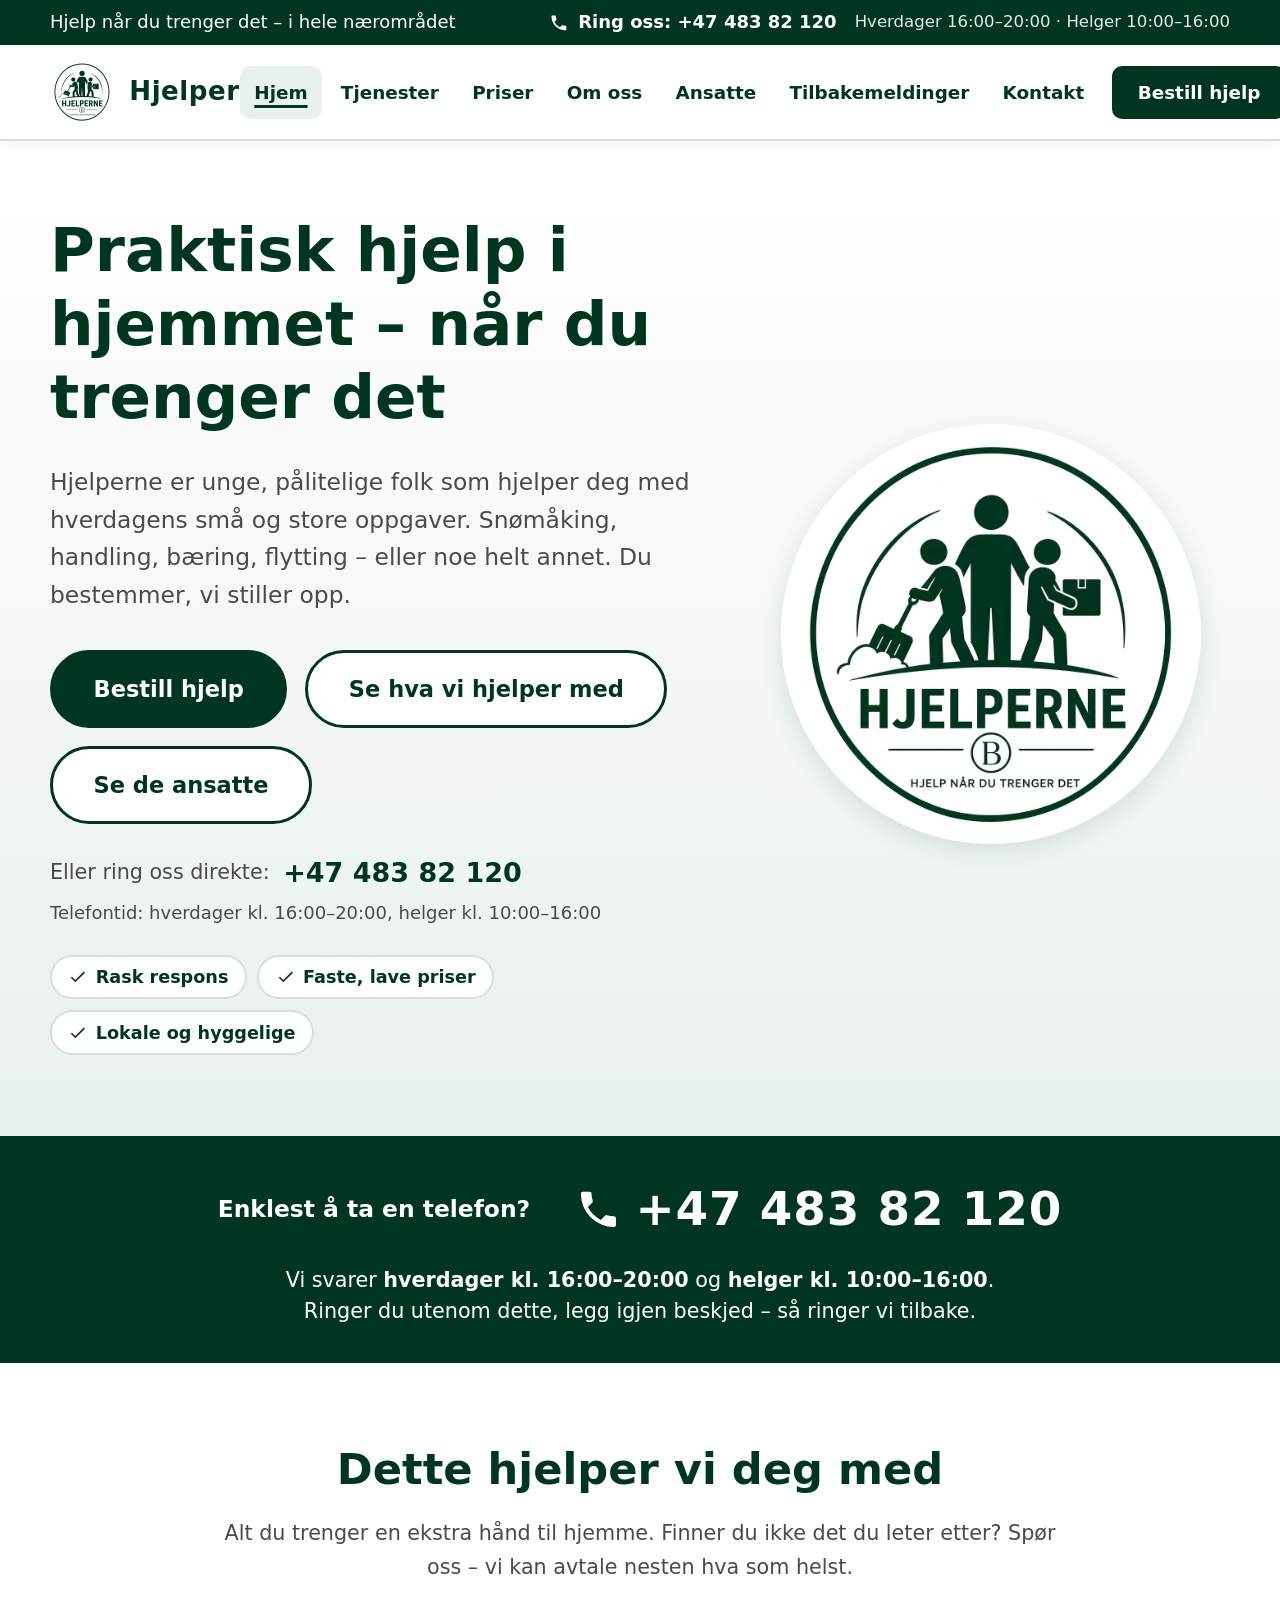
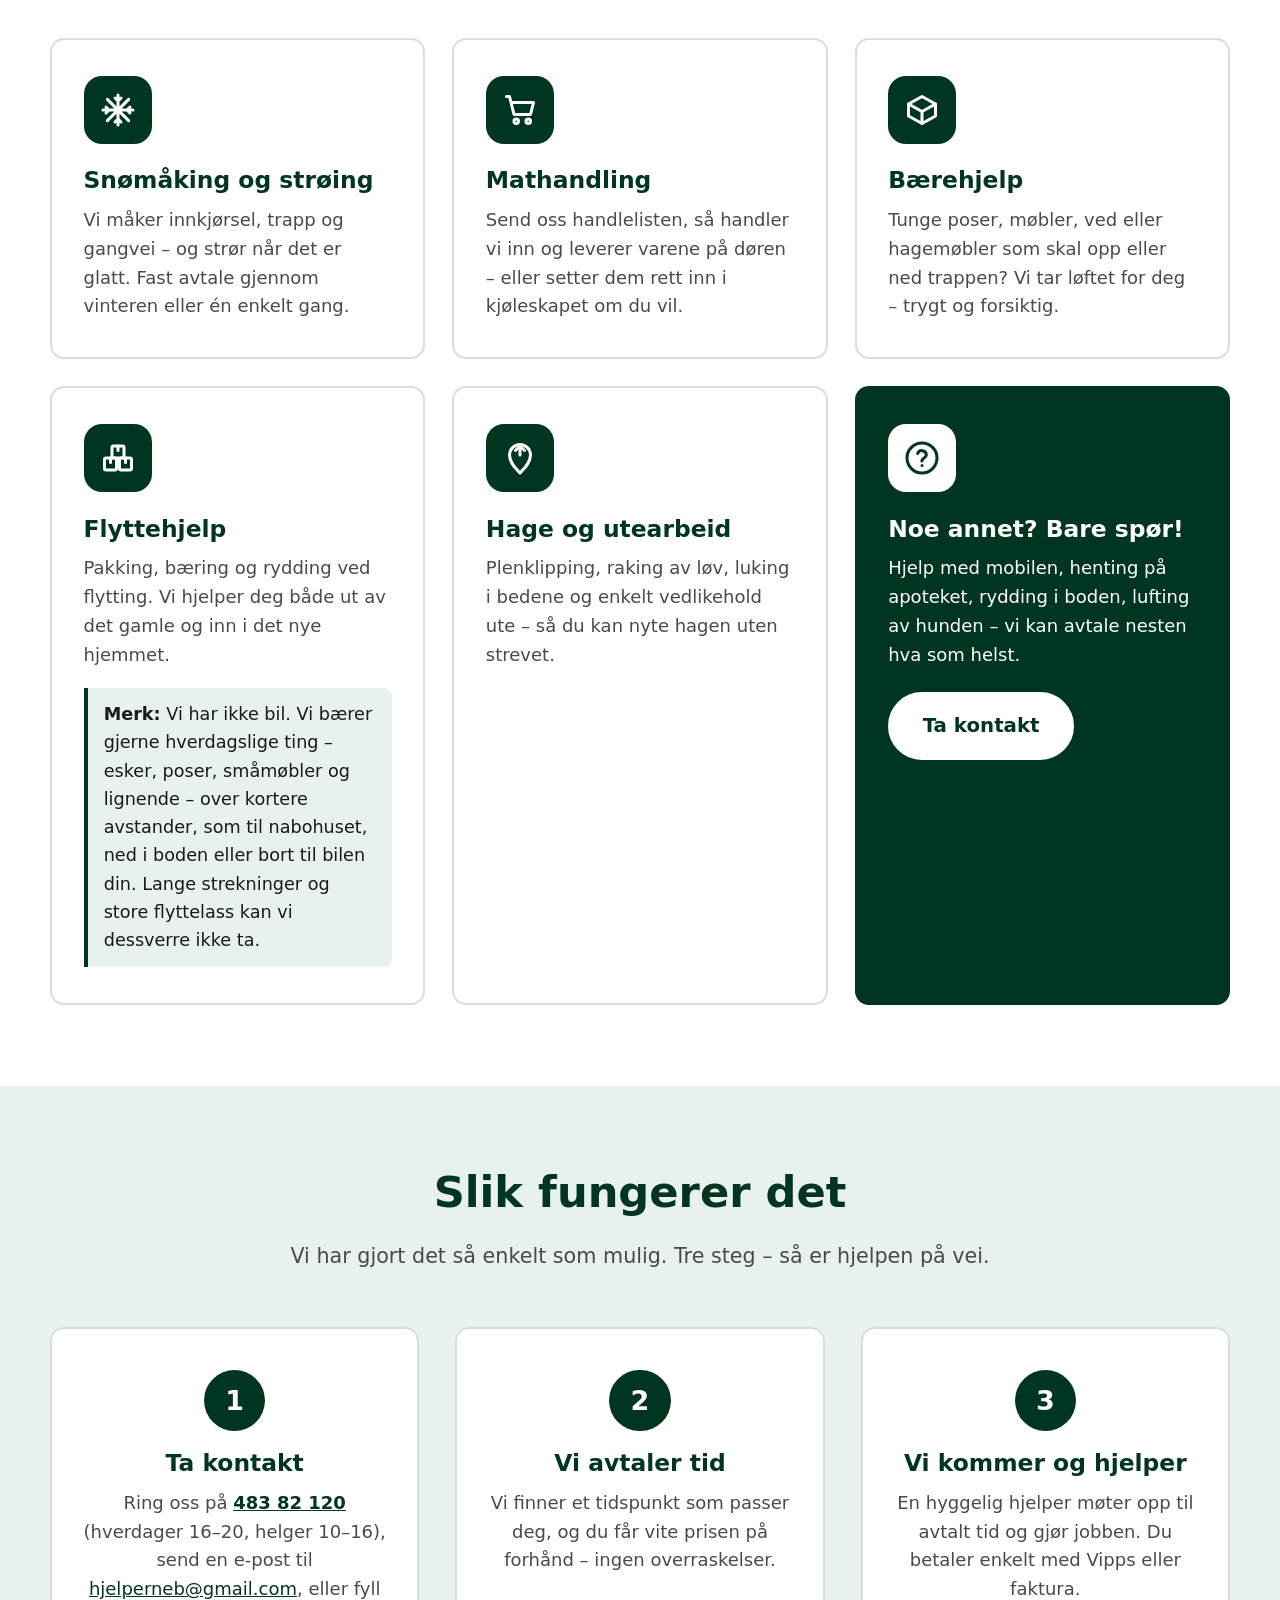
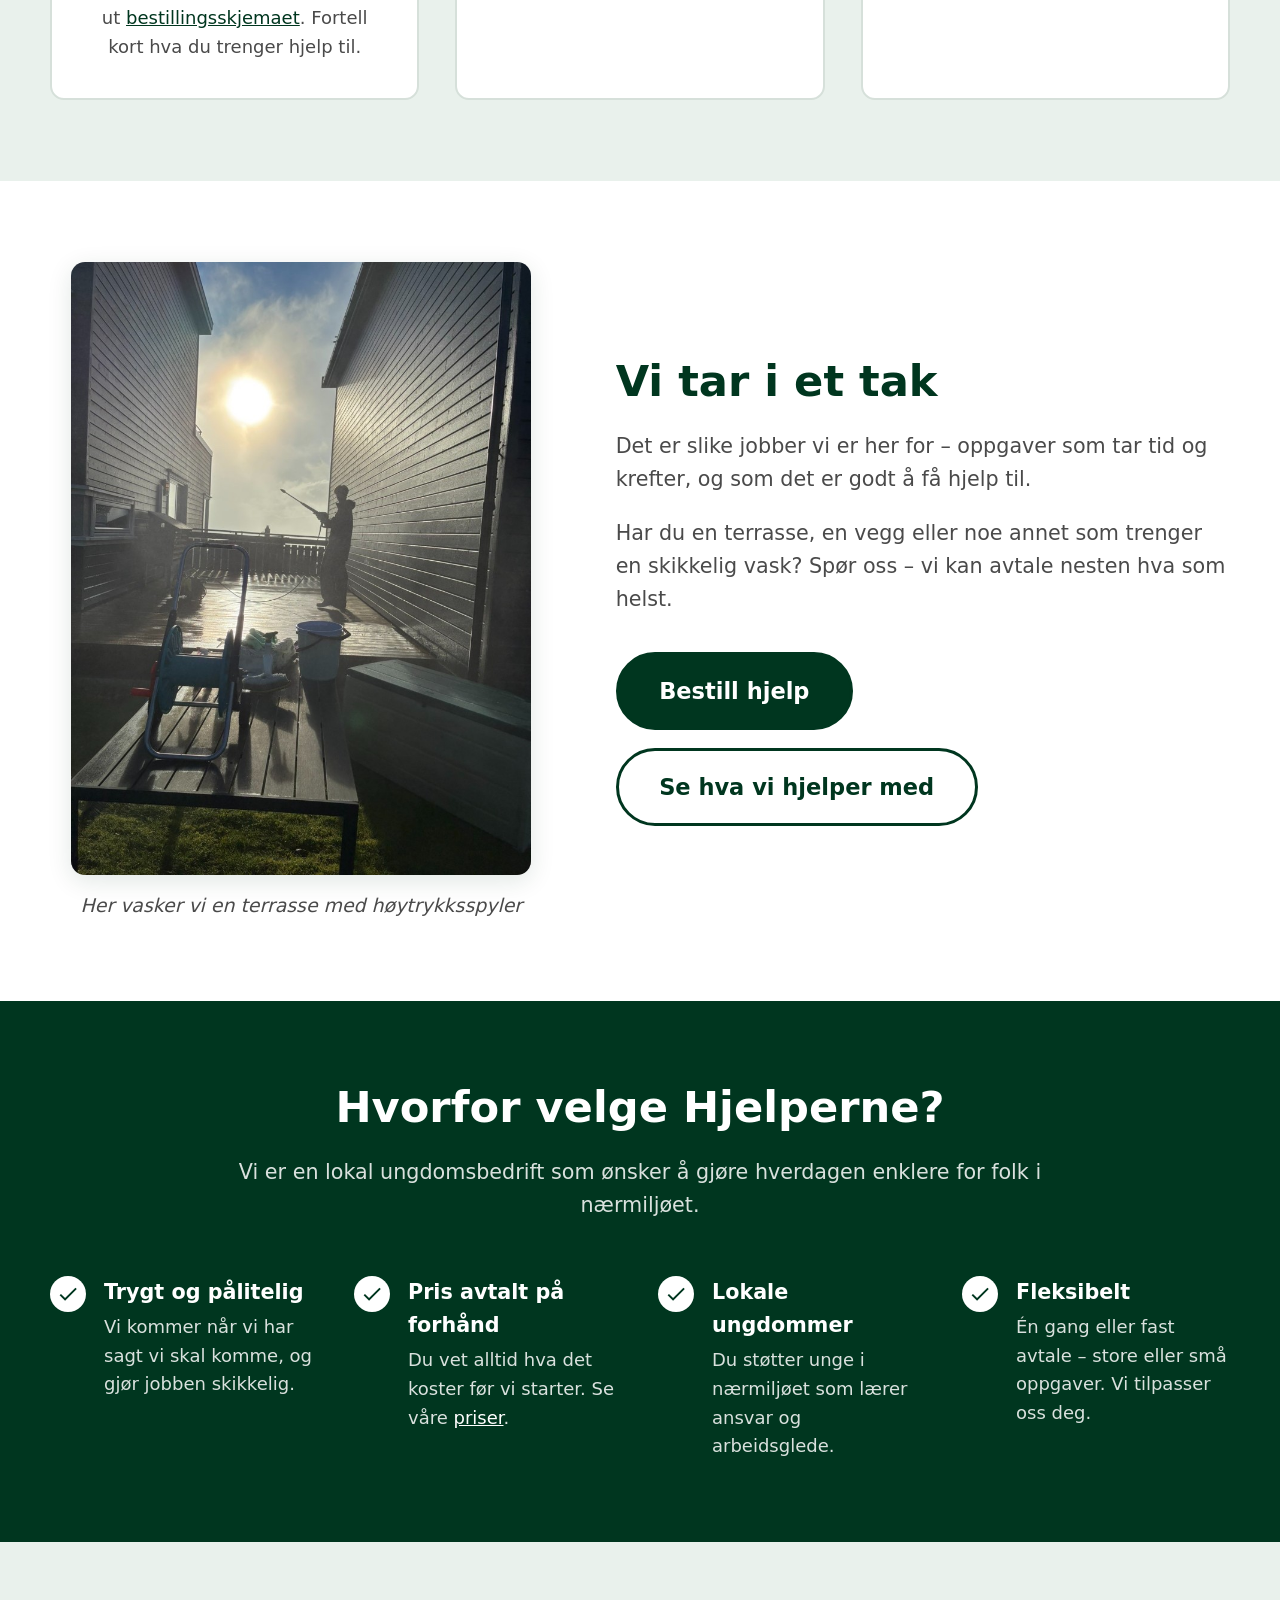
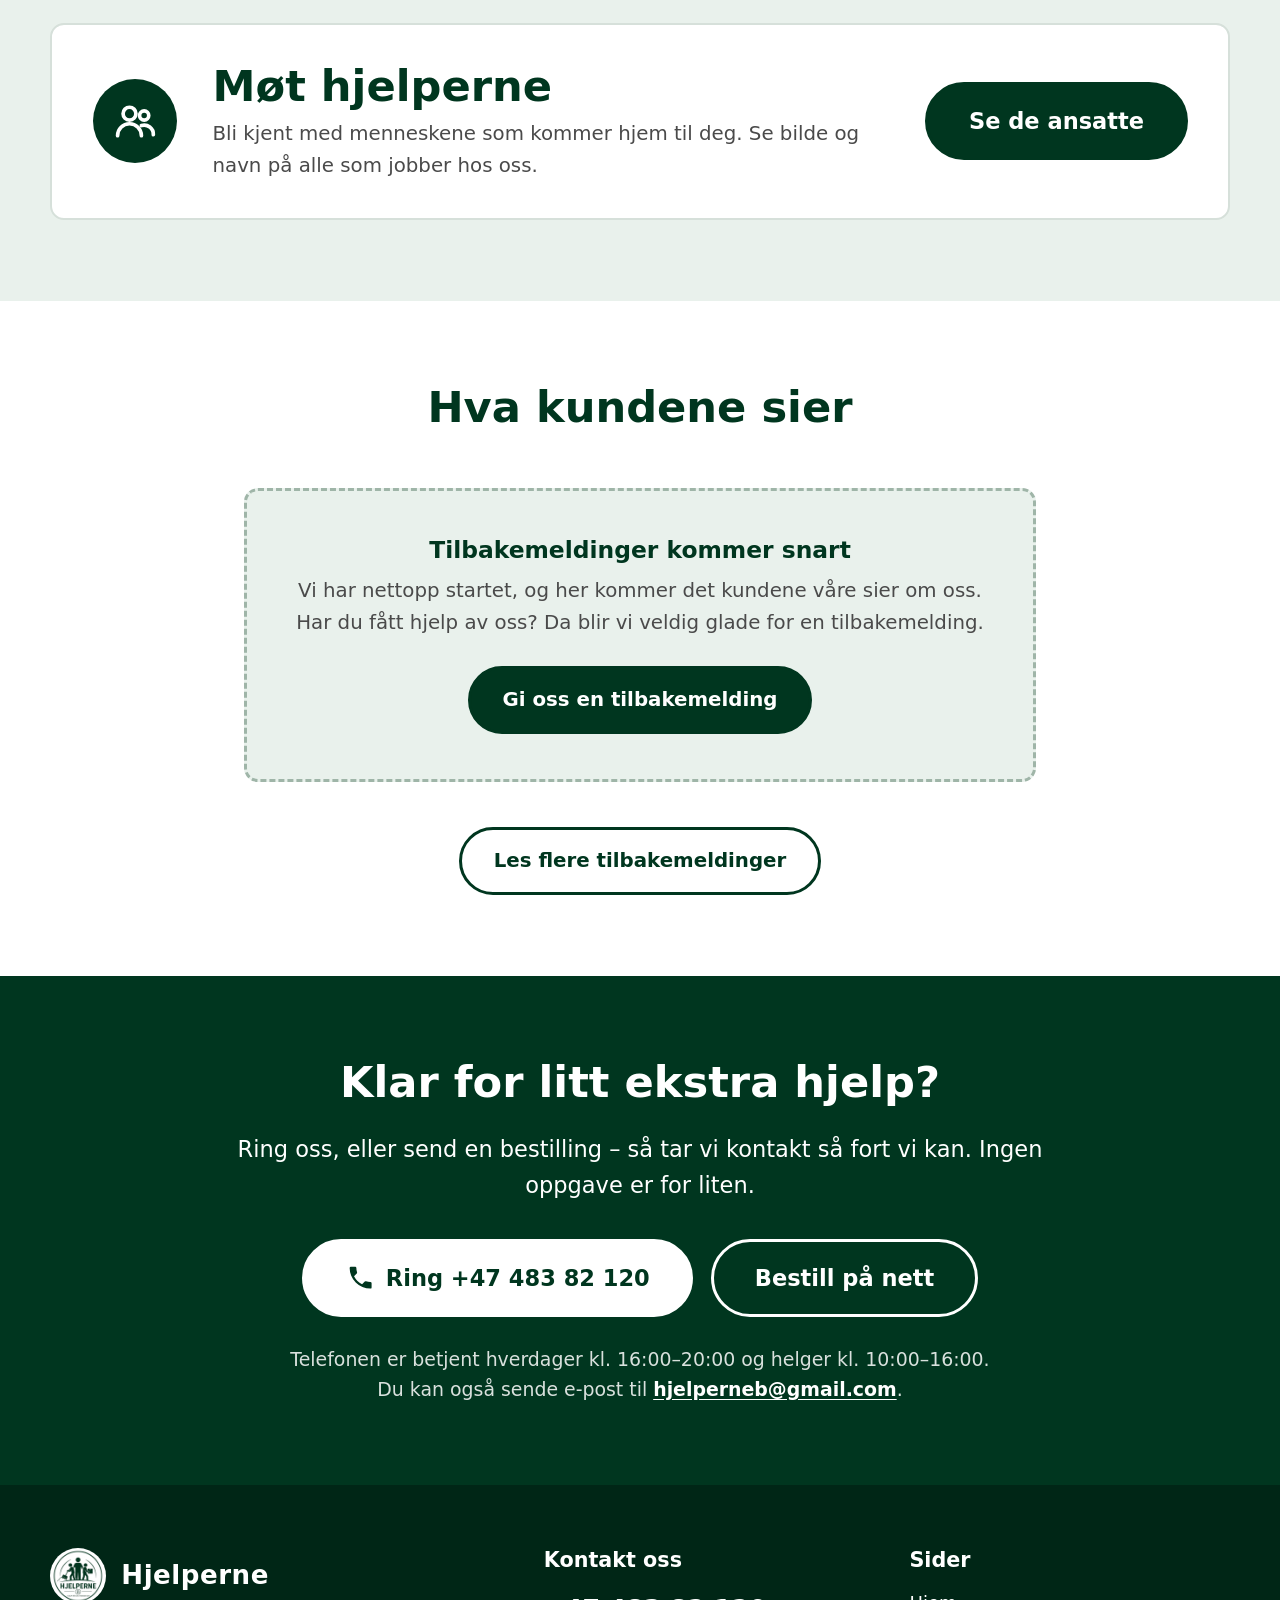
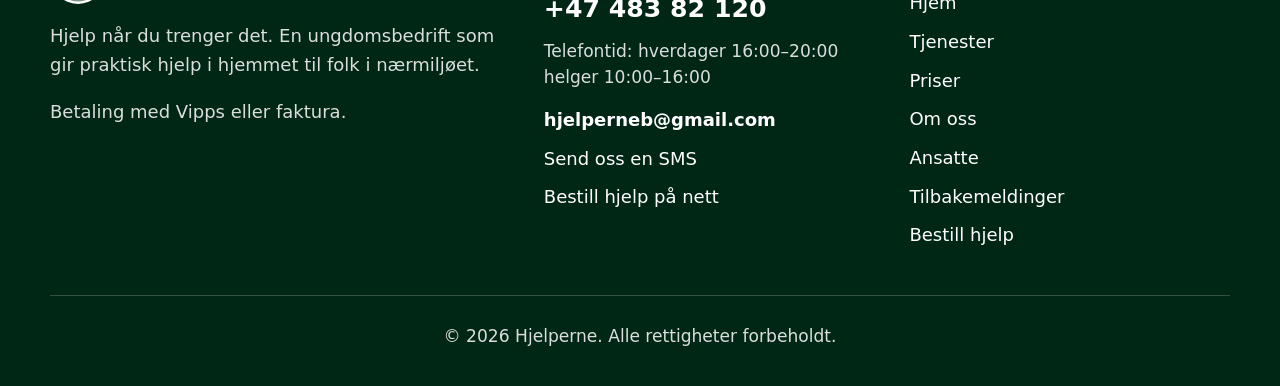
<file: index.html>
﻿<!DOCTYPE html>
<html lang="nb">
<head>
  <meta charset="UTF-8">
  <meta name="viewport" content="width=device-width, initial-scale=1.0">
  <title>Hjelperne – Hjelp når du trenger det</title>
  <meta name="description" content="Hjelperne gir deg praktisk hjelp i hjemmet: snømåking, mathandling, bærehjelp, flyttehjelp og mye mer. Ring oss på +47 483 82 120.">
  <meta name="theme-color" content="#00361F">
  <link rel="icon" href="bilder/logo.jpg" type="image/jpeg">
  <link rel="stylesheet" href="styles.css?v=6">
</head>
<body>

  <a class="hopp-til-innhold" href="#hovedinnhold">Hopp til innhold</a>

  <!-- Topplinje med telefonnummer -->
  <div class="topplinje">
    <div class="innhold">
      <span>Hjelp når du trenger det – i hele nærområdet</span>
      <div class="topplinje-telefon">
        <a href="tel:+4748382120" aria-label="Ring Hjelperne på +47 483 82 120">
          <svg viewBox="0 0 24 24" fill="currentColor" aria-hidden="true"><path d="M6.6 10.8a15.1 15.1 0 0 0 6.6 6.6l2.2-2.2a1 1 0 0 1 1-.25 11.4 11.4 0 0 0 3.6.57 1 1 0 0 1 1 1V20a1 1 0 0 1-1 1A17 17 0 0 1 3 4a1 1 0 0 1 1-1h3.5a1 1 0 0 1 1 1 11.4 11.4 0 0 0 .57 3.6 1 1 0 0 1-.25 1z"/></svg>
          Ring oss: +47 483 82 120
        </a>
        <span class="telefontid">Hverdager 16:00–20:00 · Helger 10:00–16:00</span>
      </div>
    </div>
  </div>

  <!-- Header med logo og meny -->
  <header class="hode">
    <div class="innhold">
      <a class="logo" href="index.html" aria-label="Hjelperne – til forsiden">
        <img src="bilder/logo.jpg" alt="Hjelperne-logo">
        <span>Hjelperne</span>
      </a>

      <button class="meny-knapp" type="button" aria-expanded="false" aria-controls="hovedmeny">
        <svg viewBox="0 0 24 24" fill="none" stroke="currentColor" stroke-width="2.5" stroke-linecap="round" aria-hidden="true"><path d="M4 7h16M4 12h16M4 17h16"/></svg>
        Meny
      </button>

      <nav aria-label="Hovedmeny">
        <ul class="meny" id="hovedmeny">
          <li><a href="index.html" aria-current="page">Hjem</a></li>
          <li><a href="#tjenester">Tjenester</a></li>
          <li><a href="priser.html">Priser</a></li>
          <li><a href="om-oss.html">Om oss</a></li>
          <li><a href="om-oss.html#ansatte">Ansatte</a></li>
          <li><a href="tilbakemeldinger.html">Tilbakemeldinger</a></li>
          <li><a href="#kontakt">Kontakt</a></li>
          <li><a class="knapp knapp--primar" href="bestill.html">Bestill hjelp</a></li>
        </ul>
      </nav>
    </div>
  </header>

  <main id="hovedinnhold">

    <!-- Hero -->
    <section class="hero" aria-labelledby="hero-tittel">
      <div class="innhold">
        <div class="hero-tekst">
          <h1 id="hero-tittel">Praktisk hjelp i hjemmet – når du trenger det</h1>
          <p class="ingress">
            Hjelperne er unge, pålitelige folk som hjelper deg med hverdagens små og store oppgaver.
            Snømåking, handling, bæring, flytting – eller noe helt annet. Du bestemmer, vi stiller opp.
          </p>

          <div class="hero-handlinger">
            <a class="knapp knapp--primar knapp--stor" href="bestill.html">Bestill hjelp</a>
            <a class="knapp knapp--sekundar knapp--stor" href="#tjenester">Se hva vi hjelper med</a>
            <a class="knapp knapp--sekundar knapp--stor" href="om-oss.html#ansatte">Se de ansatte</a>
          </div>

          <p class="hero-telefon">
            <span>Eller ring oss direkte:</span>
            <a href="tel:+4748382120">+47 483 82 120</a>
          </p>
          <p class="hero-telefontid">Telefontid: hverdager kl. 16:00–20:00, helger kl. 10:00–16:00</p>

          <ul class="stikkord" aria-label="Kort om oss">
            <li><svg viewBox="0 0 24 24" fill="currentColor" aria-hidden="true"><path d="M9 16.2 4.8 12l-1.4 1.4L9 19 21 7l-1.4-1.4z"/></svg>Rask respons</li>
            <li><svg viewBox="0 0 24 24" fill="currentColor" aria-hidden="true"><path d="M9 16.2 4.8 12l-1.4 1.4L9 19 21 7l-1.4-1.4z"/></svg>Faste, lave priser</li>
            <li><svg viewBox="0 0 24 24" fill="currentColor" aria-hidden="true"><path d="M9 16.2 4.8 12l-1.4 1.4L9 19 21 7l-1.4-1.4z"/></svg>Lokale og hyggelige</li>
          </ul>
        </div>

        <div class="hero-bilde">
          <img src="bilder/logo.jpg" alt="Hjelperne – tre personer som måker snø, hjelper og bærer. Hjelp når du trenger det." width="420" height="420">
        </div>
      </div>
    </section>

    <!-- Stort telefonnummer -->
    <section class="ring-banner" aria-label="Ring oss">
      <div class="innhold">
        <p>Enklest å ta en telefon?</p>
        <a class="telefon" href="tel:+4748382120">
          <svg viewBox="0 0 24 24" fill="currentColor" aria-hidden="true"><path d="M6.6 10.8a15.1 15.1 0 0 0 6.6 6.6l2.2-2.2a1 1 0 0 1 1-.25 11.4 11.4 0 0 0 3.6.57 1 1 0 0 1 1 1V20a1 1 0 0 1-1 1A17 17 0 0 1 3 4a1 1 0 0 1 1-1h3.5a1 1 0 0 1 1 1 11.4 11.4 0 0 0 .57 3.6 1 1 0 0 1-.25 1z"/></svg>
          +47 483 82 120
        </a>
        <p class="ring-banner-tid">Vi svarer <strong>hverdager kl. 16:00–20:00</strong> og <strong>helger kl. 10:00–16:00</strong>.<br>Ringer du utenom dette, legg igjen beskjed – så ringer vi tilbake.</p>
      </div>
    </section>

    <!-- Tjenester -->
    <section class="seksjon" id="tjenester" aria-labelledby="tjenester-tittel">
      <div class="innhold">
        <div class="seksjon-topp">
          <h2 id="tjenester-tittel">Dette hjelper vi deg med</h2>
          <p>Alt du trenger en ekstra hånd til hjemme. Finner du ikke det du leter etter? Spør oss – vi kan avtale nesten hva som helst.</p>
        </div>

        <div class="kort-rutenett">
          <article class="kort">
            <div class="kort-ikon" aria-hidden="true">
              <svg viewBox="0 0 24 24" fill="none" stroke="currentColor" stroke-width="2" stroke-linecap="round" stroke-linejoin="round"><path d="M12 2v20M4.9 4.9l14.2 14.2M2 12h20M4.9 19.1 19.1 4.9M12 6l2-2M12 6l-2-2M12 18l2 2M12 18l-2 2M6 12l-2 2M6 12l-2-2M18 12l2 2M18 12l2-2"/></svg>
            </div>
            <h3>Snømåking og strøing</h3>
            <p>Vi måker innkjørsel, trapp og gangvei – og strør når det er glatt. Fast avtale gjennom vinteren eller én enkelt gang.</p>
          </article>

          <article class="kort">
            <div class="kort-ikon" aria-hidden="true">
              <svg viewBox="0 0 24 24" fill="none" stroke="currentColor" stroke-width="2" stroke-linecap="round" stroke-linejoin="round"><path d="M3 3h2l3 12h11l2-8H6"/><circle cx="9.5" cy="19.5" r="1.5"/><circle cx="17.5" cy="19.5" r="1.5"/></svg>
            </div>
            <h3>Mathandling</h3>
            <p>Send oss handlelisten, så handler vi inn og leverer varene på døren – eller setter dem rett inn i kjøleskapet om du vil.</p>
          </article>

          <article class="kort">
            <div class="kort-ikon" aria-hidden="true">
              <svg viewBox="0 0 24 24" fill="none" stroke="currentColor" stroke-width="2" stroke-linecap="round" stroke-linejoin="round"><path d="M21 8 12 3 3 8v8l9 5 9-5z"/><path d="M3 8l9 5 9-5M12 13v8"/></svg>
            </div>
            <h3>Bærehjelp</h3>
            <p>Tunge poser, møbler, ved eller hagemøbler som skal opp eller ned trappen? Vi tar løftet for deg – trygt og forsiktig.</p>
          </article>

          <article class="kort">
            <div class="kort-ikon" aria-hidden="true">
              <svg viewBox="0 0 24 24" fill="none" stroke="currentColor" stroke-width="2" stroke-linecap="round" stroke-linejoin="round"><rect x="3" y="12" width="8" height="8" rx="1"/><rect x="13" y="12" width="8" height="8" rx="1"/><rect x="8" y="4" width="8" height="8" rx="1"/><path d="M12 4v3M7 12v3M17 12v3"/></svg>
            </div>
            <h3>Flyttehjelp</h3>
            <p>Pakking, bæring og rydding ved flytting. Vi hjelper deg både ut av det gamle og inn i det nye hjemmet.</p>
            <p class="merknad"><strong>Merk:</strong> Vi har ikke bil. Vi bærer gjerne hverdagslige ting – esker, poser, småmøbler og lignende – over kortere avstander, som til nabohuset, ned i boden eller bort til bilen din. Lange strekninger og store flyttelass kan vi dessverre ikke ta.</p>
          </article>

          <article class="kort">
            <div class="kort-ikon" aria-hidden="true">
              <svg viewBox="0 0 24 24" fill="none" stroke="currentColor" stroke-width="2" stroke-linecap="round" stroke-linejoin="round"><path d="M12 22c4-4 7-7.5 7-12a7 7 0 1 0-14 0c0 4.5 3 8 7 12z"/><path d="M12 10V4M9 7l3-3 3 3"/></svg>
            </div>
            <h3>Hage og utearbeid</h3>
            <p>Plenklipping, raking av løv, luking i bedene og enkelt vedlikehold ute – så du kan nyte hagen uten strevet.</p>
          </article>

          <article class="kort kort--fremhevet">
            <div class="kort-ikon" aria-hidden="true">
              <svg viewBox="0 0 24 24" fill="none" stroke="currentColor" stroke-width="2" stroke-linecap="round" stroke-linejoin="round"><circle cx="12" cy="12" r="10"/><path d="M9.1 9a3 3 0 0 1 5.8 1c0 2-3 2-3 4M12 17h.01"/></svg>
            </div>
            <h3>Noe annet? Bare spør!</h3>
            <p>Hjelp med mobilen, henting på apoteket, rydding i boden, lufting av hunden – vi kan avtale nesten hva som helst.</p>
            <a class="knapp knapp--hvit" href="#kontakt">Ta kontakt</a>
          </article>
        </div>
      </div>
    </section>

    <!-- Slik fungerer det -->
    <section class="seksjon seksjon--lys" aria-labelledby="slik-tittel">
      <div class="innhold">
        <div class="seksjon-topp">
          <h2 id="slik-tittel">Slik fungerer det</h2>
          <p>Vi har gjort det så enkelt som mulig. Tre steg – så er hjelpen på vei.</p>
        </div>

        <ol class="steg">
          <li>
            <div class="steg-nummer" aria-hidden="true">1</div>
            <h3>Ta kontakt</h3>
            <p>Ring oss på <a href="tel:+4748382120"><strong>483 82 120</strong></a> (hverdager 16–20, helger 10–16), send en e-post til <a href="mailto:hjelperneb@gmail.com">hjelperneb@gmail.com</a>, eller fyll ut <a href="bestill.html">bestillingsskjemaet</a>. Fortell kort hva du trenger hjelp til.</p>
          </li>
          <li>
            <div class="steg-nummer" aria-hidden="true">2</div>
            <h3>Vi avtaler tid</h3>
            <p>Vi finner et tidspunkt som passer deg, og du får vite prisen på forhånd – ingen overraskelser.</p>
          </li>
          <li>
            <div class="steg-nummer" aria-hidden="true">3</div>
            <h3>Vi kommer og hjelper</h3>
            <p>En hyggelig hjelper møter opp til avtalt tid og gjør jobben. Du betaler enkelt med Vipps eller faktura.</p>
          </li>
        </ol>
      </div>
    </section>

    <!-- Vi i arbeid -->
    <section class="seksjon" aria-labelledby="arbeid-tittel">
      <div class="innhold arbeid">
        <figure class="arbeid-bilde">
          <img src="bilder/i-arbeid.jpg" alt="En av Hjelperne vasker en terrasse med høytrykksspyler i motlys fra sola." width="768" height="1024" loading="lazy">
          <figcaption>Her vasker vi en terrasse med høytrykksspyler</figcaption>
        </figure>
        <div class="arbeid-tekst">
          <h2 id="arbeid-tittel">Vi tar i et tak</h2>
          <p>Det er slike jobber vi er her for – oppgaver som tar tid og krefter, og som det er godt å få hjelp til.</p>
          <p>Har du en terrasse, en vegg eller noe annet som trenger en skikkelig vask? Spør oss – vi kan avtale nesten hva som helst.</p>
          <div class="hero-handlinger">
            <a class="knapp knapp--primar knapp--stor" href="bestill.html">Bestill hjelp</a>
            <a class="knapp knapp--sekundar knapp--stor" href="#tjenester">Se hva vi hjelper med</a>
          </div>
        </div>
      </div>
    </section>

    <!-- Hvorfor velge oss -->
    <section class="seksjon seksjon--gronn" aria-labelledby="hvorfor-tittel">
      <div class="innhold">
        <div class="seksjon-topp">
          <h2 id="hvorfor-tittel">Hvorfor velge Hjelperne?</h2>
          <p>Vi er en lokal ungdomsbedrift som ønsker å gjøre hverdagen enklere for folk i nærmiljøet.</p>
        </div>

        <ul class="fordeler">
          <li>
            <svg viewBox="0 0 24 24" fill="currentColor" aria-hidden="true"><path d="M9 16.2 4.8 12l-1.4 1.4L9 19 21 7l-1.4-1.4z"/></svg>
            <div>
              <strong>Trygt og pålitelig</strong>
              <p>Vi kommer når vi har sagt vi skal komme, og gjør jobben skikkelig.</p>
            </div>
          </li>
          <li>
            <svg viewBox="0 0 24 24" fill="currentColor" aria-hidden="true"><path d="M9 16.2 4.8 12l-1.4 1.4L9 19 21 7l-1.4-1.4z"/></svg>
            <div>
              <strong>Pris avtalt på forhånd</strong>
              <p>Du vet alltid hva det koster før vi starter. Se våre <a href="priser.html">priser</a>.</p>
            </div>
          </li>
          <li>
            <svg viewBox="0 0 24 24" fill="currentColor" aria-hidden="true"><path d="M9 16.2 4.8 12l-1.4 1.4L9 19 21 7l-1.4-1.4z"/></svg>
            <div>
              <strong>Lokale ungdommer</strong>
              <p>Du støtter unge i nærmiljøet som lærer ansvar og arbeidsglede.</p>
            </div>
          </li>
          <li>
            <svg viewBox="0 0 24 24" fill="currentColor" aria-hidden="true"><path d="M9 16.2 4.8 12l-1.4 1.4L9 19 21 7l-1.4-1.4z"/></svg>
            <div>
              <strong>Fleksibelt</strong>
              <p>Én gang eller fast avtale – store eller små oppgaver. Vi tilpasser oss deg.</p>
            </div>
          </li>
        </ul>
      </div>
    </section>

    <!-- Møt hjelperne – lenke til ansatte-delen av Om oss-siden -->
    <section class="seksjon seksjon--lys" aria-labelledby="ansatte-tittel">
      <div class="innhold">
        <div class="ansatte-boks">
          <div class="ansatte-ikon" aria-hidden="true">
            <svg viewBox="0 0 24 24" fill="none" stroke="currentColor" stroke-width="2" stroke-linecap="round" stroke-linejoin="round"><circle cx="9" cy="8" r="3.5"/><path d="M2.5 20a6.5 6.5 0 0 1 13 0"/><circle cx="17" cy="9" r="2.5"/><path d="M15.5 14.5A5 5 0 0 1 22 19.5"/></svg>
          </div>
          <div>
            <h2 id="ansatte-tittel">Møt hjelperne</h2>
            <p>Bli kjent med menneskene som kommer hjem til deg. Se bilde og navn på alle som jobber hos oss.</p>
          </div>
          <a class="knapp knapp--primar knapp--stor" href="om-oss.html#ansatte">Se de ansatte</a>
        </div>
      </div>
    </section>

    <!-- Tilbakemeldinger -->
    <!-- TILBAKEMELDINGER LEGGES INN HER (de 2–3 beste)
         Når dere har fått ekte tilbakemeldinger: slett <div class="tom-boks"> under,
         og lim inn samme mal som står øverst i tilbakemeldinger.html. -->
    <section class="seksjon" aria-labelledby="tilbakemeldinger-tittel">
      <div class="innhold">
        <div class="seksjon-topp">
          <h2 id="tilbakemeldinger-tittel">Hva kundene sier</h2>
        </div>

        <div class="sitater">
          <div class="tom-boks">
            <h3>Tilbakemeldinger kommer snart</h3>
            <p>Vi har nettopp startet, og her kommer det kundene våre sier om oss. Har du fått hjelp av oss? Da blir vi veldig glade for en tilbakemelding.</p>
            <a class="knapp knapp--primar" href="tilbakemeldinger.html#gi-tilbakemelding">Gi oss en tilbakemelding</a>
          </div>
        </div>

        <div class="senter">
          <a class="knapp knapp--sekundar" href="tilbakemeldinger.html">Les flere tilbakemeldinger</a>
        </div>
      </div>
    </section>

    <!-- Avslutning / kontakt -->
    <section class="seksjon seksjon--gronn cta" aria-labelledby="cta-tittel">
      <div class="innhold">
        <h2 id="cta-tittel">Klar for litt ekstra hjelp?</h2>
        <p>Ring oss, eller send en bestilling – så tar vi kontakt så fort vi kan. Ingen oppgave er for liten.</p>
        <div class="cta-handlinger">
          <a class="knapp knapp--hvit knapp--stor" href="tel:+4748382120">
            <svg viewBox="0 0 24 24" fill="currentColor" aria-hidden="true"><path d="M6.6 10.8a15.1 15.1 0 0 0 6.6 6.6l2.2-2.2a1 1 0 0 1 1-.25 11.4 11.4 0 0 0 3.6.57 1 1 0 0 1 1 1V20a1 1 0 0 1-1 1A17 17 0 0 1 3 4a1 1 0 0 1 1-1h3.5a1 1 0 0 1 1 1 11.4 11.4 0 0 0 .57 3.6 1 1 0 0 1-.25 1z"/></svg>
            Ring +47 483 82 120
          </a>
          <a class="knapp knapp--omriss-hvit knapp--stor" href="bestill.html">Bestill på nett</a>
        </div>
        <p class="cta-tid">Telefonen er betjent hverdager kl. 16:00–20:00 og helger kl. 10:00–16:00.<br>Du kan også sende e-post til <a href="mailto:hjelperneb@gmail.com">hjelperneb@gmail.com</a>.</p>
      </div>
    </section>

  </main>

  <!-- Bunntekst -->
  <footer class="bunn" id="kontakt">
    <div class="innhold">
      <div class="bunn-rutenett">
        <div>
          <a class="logo" href="index.html">
            <img src="bilder/logo.jpg" alt="">
            <span>Hjelperne</span>
          </a>
          <p>Hjelp når du trenger det. En ungdomsbedrift som gir praktisk hjelp i hjemmet til folk i nærmiljøet.</p>
          <p>Betaling med Vipps eller faktura.</p>
        </div>

        <div>
          <h3>Kontakt oss</h3>
          <ul>
            <li><a class="telefon-stor" href="tel:+4748382120">+47 483 82 120</a></li>
            <li class="bunn-tid">Telefontid: hverdager 16:00–20:00<br>helger 10:00–16:00</li>
            <li><a class="bunn-epost" href="mailto:hjelperneb@gmail.com">hjelperneb@gmail.com</a></li>
            <li><a href="sms:+4748382120">Send oss en SMS</a></li>
            <li><a href="bestill.html">Bestill hjelp på nett</a></li>
          </ul>
        </div>

        <div>
          <h3>Sider</h3>
          <ul>
            <li><a href="index.html">Hjem</a></li>
            <li><a href="index.html#tjenester">Tjenester</a></li>
            <li><a href="priser.html">Priser</a></li>
            <li><a href="om-oss.html">Om oss</a></li>
            <li><a href="om-oss.html#ansatte">Ansatte</a></li>
            <li><a href="tilbakemeldinger.html">Tilbakemeldinger</a></li>
            <li><a href="bestill.html">Bestill hjelp</a></li>
          </ul>
        </div>
      </div>

      <div class="bunn-linje">
        &copy; <span id="aar">2026</span> Hjelperne. Alle rettigheter forbeholdt.
      </div>
    </div>
  </footer>

  <!-- Fast ring-knapp som alltid er synlig på mobil -->
  <a class="knapp knapp--primar ring-fast" href="tel:+4748382120">
    <svg viewBox="0 0 24 24" fill="currentColor" aria-hidden="true"><path d="M6.6 10.8a15.1 15.1 0 0 0 6.6 6.6l2.2-2.2a1 1 0 0 1 1-.25 11.4 11.4 0 0 0 3.6.57 1 1 0 0 1 1 1V20a1 1 0 0 1-1 1A17 17 0 0 1 3 4a1 1 0 0 1 1-1h3.5a1 1 0 0 1 1 1 11.4 11.4 0 0 0 .57 3.6 1 1 0 0 1-.25 1z"/></svg>
    Ring 483 82 120
  </a>

  <script src="script.js?v=5"></script>
</body>
</html>
</file>
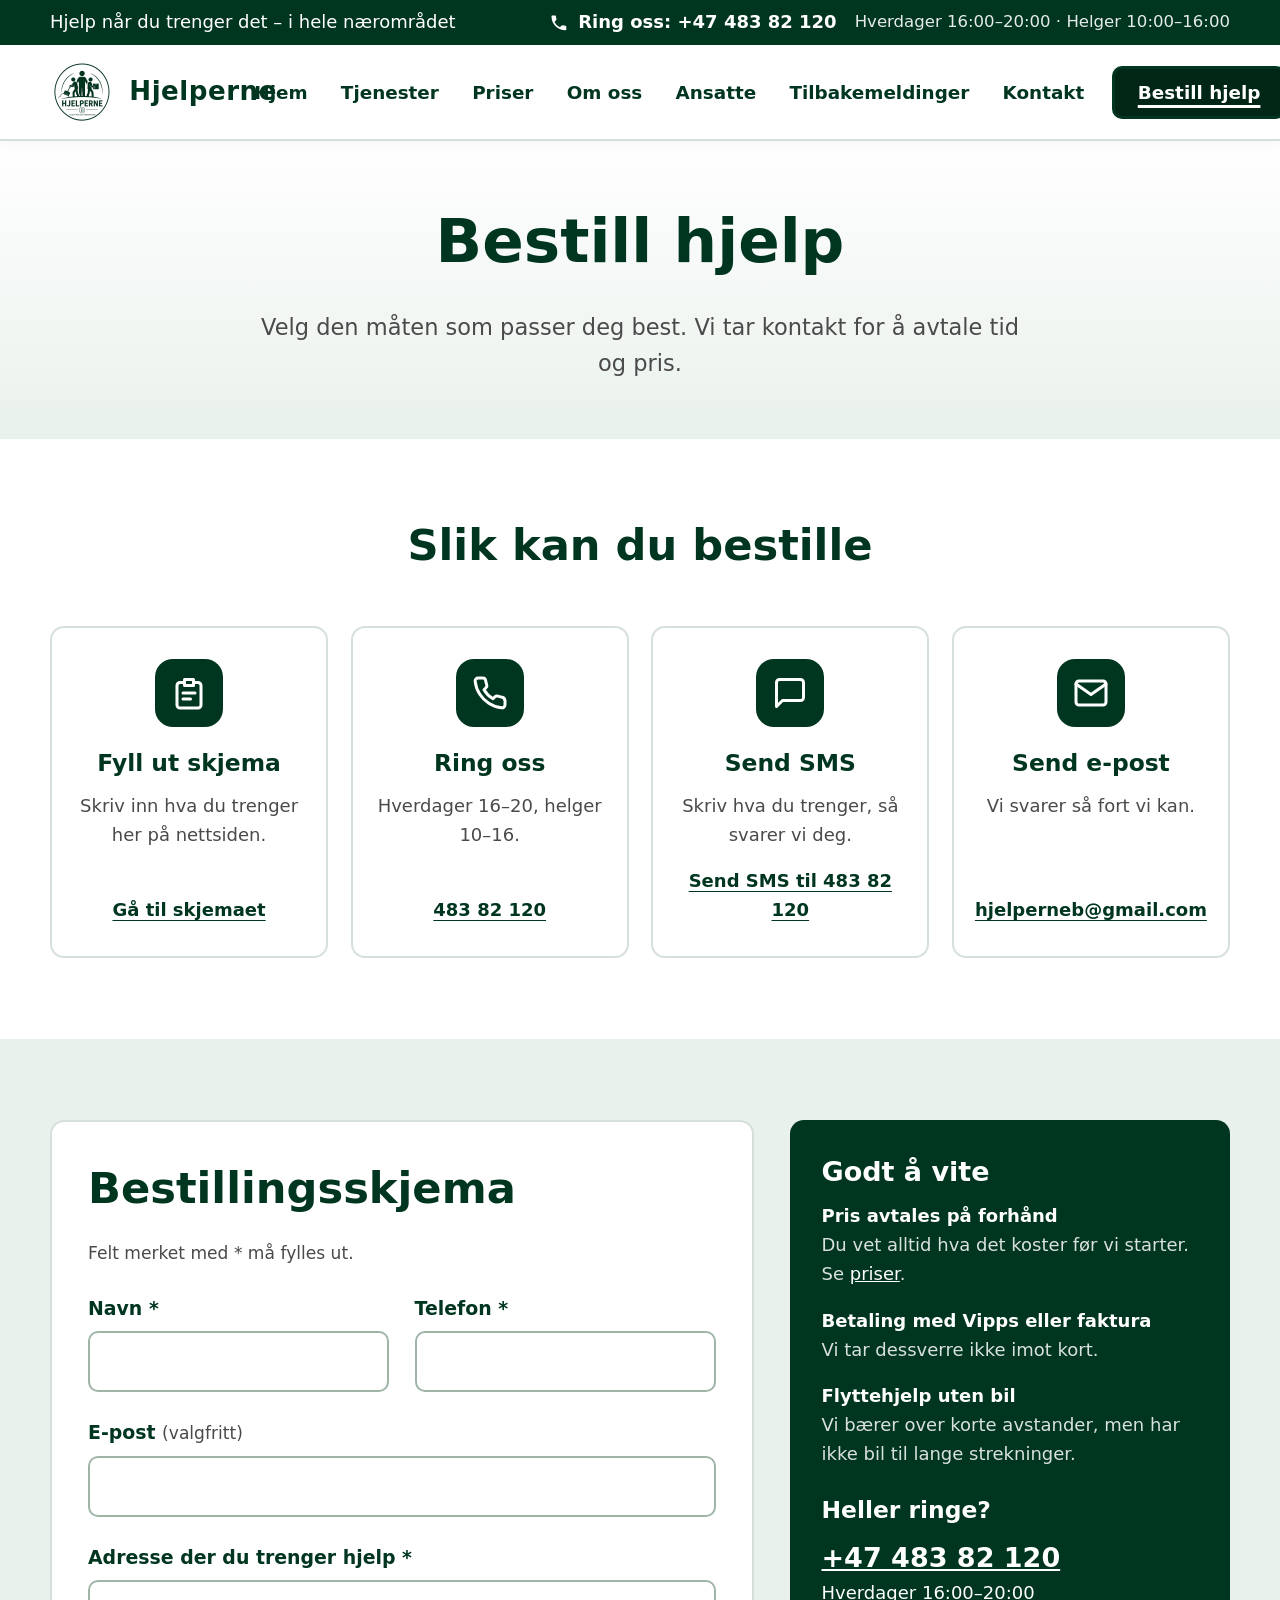
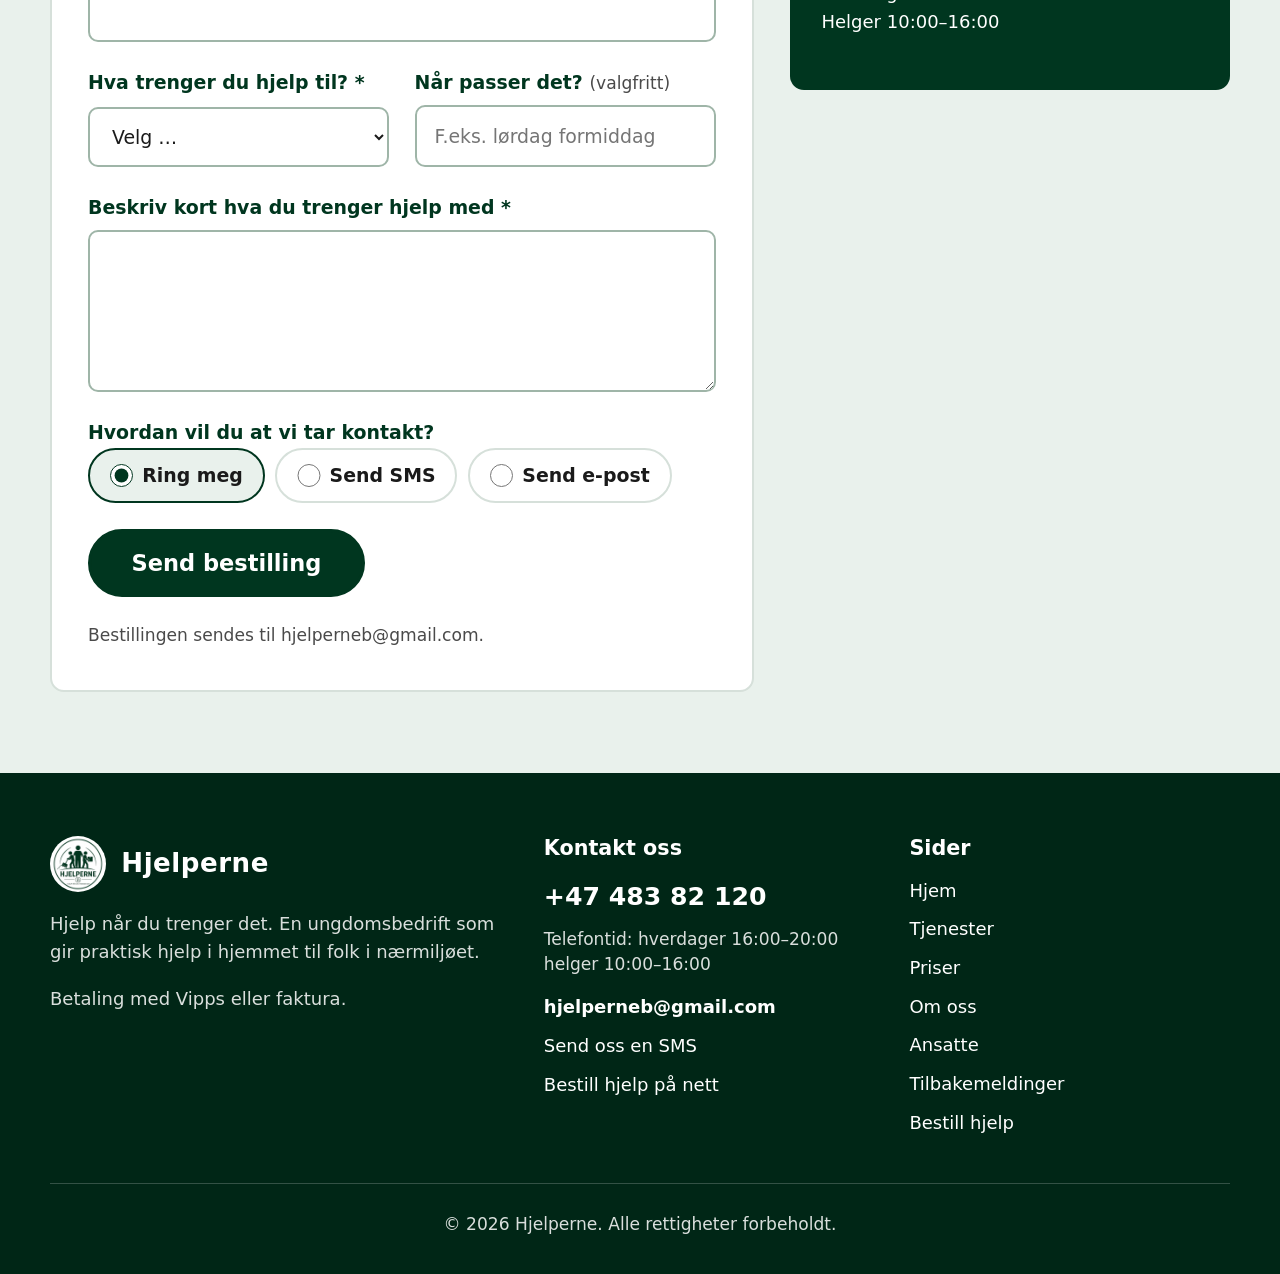
<file: bestill.html>
﻿<!DOCTYPE html>
<html lang="nb">
<head>
  <meta charset="UTF-8">
  <meta name="viewport" content="width=device-width, initial-scale=1.0">
  <title>Bestill hjelp – Hjelperne</title>
  <meta name="description" content="Bestill hjelp fra Hjelperne. Fyll ut skjemaet, send en e-post eller en SMS – eller ring oss på +47 483 82 120.">
  <meta name="theme-color" content="#00361F">
  <link rel="icon" href="bilder/logo.jpg" type="image/jpeg">
  <link rel="stylesheet" href="styles.css?v=6">
</head>
<body>

  <a class="hopp-til-innhold" href="#hovedinnhold">Hopp til innhold</a>

  <!-- Topplinje med telefonnummer -->
  <div class="topplinje">
    <div class="innhold">
      <span>Hjelp når du trenger det – i hele nærområdet</span>
      <div class="topplinje-telefon">
        <a href="tel:+4748382120" aria-label="Ring Hjelperne på +47 483 82 120">
          <svg viewBox="0 0 24 24" fill="currentColor" aria-hidden="true"><path d="M6.6 10.8a15.1 15.1 0 0 0 6.6 6.6l2.2-2.2a1 1 0 0 1 1-.25 11.4 11.4 0 0 0 3.6.57 1 1 0 0 1 1 1V20a1 1 0 0 1-1 1A17 17 0 0 1 3 4a1 1 0 0 1 1-1h3.5a1 1 0 0 1 1 1 11.4 11.4 0 0 0 .57 3.6 1 1 0 0 1-.25 1z"/></svg>
          Ring oss: +47 483 82 120
        </a>
        <span class="telefontid">Hverdager 16:00–20:00 · Helger 10:00–16:00</span>
      </div>
    </div>
  </div>

  <!-- Header med logo og meny -->
  <header class="hode">
    <div class="innhold">
      <a class="logo" href="index.html" aria-label="Hjelperne – til forsiden">
        <img src="bilder/logo.jpg" alt="Hjelperne-logo">
        <span>Hjelperne</span>
      </a>

      <button class="meny-knapp" type="button" aria-expanded="false" aria-controls="hovedmeny">
        <svg viewBox="0 0 24 24" fill="none" stroke="currentColor" stroke-width="2.5" stroke-linecap="round" aria-hidden="true"><path d="M4 7h16M4 12h16M4 17h16"/></svg>
        Meny
      </button>

      <nav aria-label="Hovedmeny">
        <ul class="meny" id="hovedmeny">
          <li><a href="index.html">Hjem</a></li>
          <li><a href="index.html#tjenester">Tjenester</a></li>
          <li><a href="priser.html">Priser</a></li>
          <li><a href="om-oss.html">Om oss</a></li>
          <li><a href="om-oss.html#ansatte">Ansatte</a></li>
          <li><a href="tilbakemeldinger.html">Tilbakemeldinger</a></li>
          <li><a href="#kontakt">Kontakt</a></li>
          <li><a class="knapp knapp--primar" href="bestill.html" aria-current="page">Bestill hjelp</a></li>
        </ul>
      </nav>
    </div>
  </header>

  <main id="hovedinnhold">

    <section class="side-topp" aria-labelledby="side-tittel">
      <div class="innhold">
        <h1 id="side-tittel">Bestill hjelp</h1>
        <p class="ingress">Velg den måten som passer deg best. Vi tar kontakt for å avtale tid og pris.</p>
      </div>
    </section>

    <!-- Fire måter å bestille på -->
    <section class="seksjon" aria-labelledby="valg-tittel">
      <div class="innhold">
        <div class="seksjon-topp">
          <h2 id="valg-tittel">Slik kan du bestille</h2>
        </div>

        <div class="kontaktvalg">
          <a class="valg" href="#skjema">
            <span class="kort-ikon" aria-hidden="true">
              <svg viewBox="0 0 24 24" fill="none" stroke="currentColor" stroke-width="2" stroke-linecap="round" stroke-linejoin="round"><path d="M9 3h6v4H9z"/><path d="M16 5h2a2 2 0 0 1 2 2v13a2 2 0 0 1-2 2H6a2 2 0 0 1-2-2V7a2 2 0 0 1 2-2h2"/><path d="M8 12h8M8 16h5"/></svg>
            </span>
            <span class="valg-tittel">Fyll ut skjema</span>
            <span class="valg-tekst">Skriv inn hva du trenger her på nettsiden.</span>
            <span class="valg-handling">Gå til skjemaet</span>
          </a>

          <a class="valg" href="tel:+4748382120">
            <span class="kort-ikon" aria-hidden="true">
              <svg viewBox="0 0 24 24" fill="none" stroke="currentColor" stroke-width="2" stroke-linecap="round" stroke-linejoin="round"><path d="M22 16.9v3a2 2 0 0 1-2.2 2 19.8 19.8 0 0 1-8.6-3.1 19.5 19.5 0 0 1-6-6A19.8 19.8 0 0 1 2.1 4.2 2 2 0 0 1 4.1 2h3a2 2 0 0 1 2 1.7c.1.9.4 1.8.7 2.7a2 2 0 0 1-.5 2.1L8 9.8a16 16 0 0 0 6 6l1.3-1.3a2 2 0 0 1 2.1-.4c.9.3 1.8.6 2.7.7a2 2 0 0 1 1.7 2z"/></svg>
            </span>
            <span class="valg-tittel">Ring oss</span>
            <span class="valg-tekst">Hverdager 16–20, helger 10–16.</span>
            <span class="valg-handling">483 82 120</span>
          </a>

          <a class="valg" href="sms:+4748382120?&amp;body=Hei%20Hjelperne!%20Jeg%20trenger%20hjelp%20med%3A%20">
            <span class="kort-ikon" aria-hidden="true">
              <svg viewBox="0 0 24 24" fill="none" stroke="currentColor" stroke-width="2" stroke-linecap="round" stroke-linejoin="round"><path d="M21 15a2 2 0 0 1-2 2H7l-4 4V5a2 2 0 0 1 2-2h14a2 2 0 0 1 2 2z"/></svg>
            </span>
            <span class="valg-tittel">Send SMS</span>
            <span class="valg-tekst">Skriv hva du trenger, så svarer vi deg.</span>
            <span class="valg-handling">Send SMS til 483 82 120</span>
          </a>

          <a class="valg" href="mailto:hjelperneb@gmail.com?subject=Bestilling%20av%20hjelp&amp;body=Hei%20Hjelperne!%0A%0ANavn%3A%20%0ATelefon%3A%20%0AAdresse%3A%20%0AHva%20trenger%20jeg%20hjelp%20til%3A%20%0ANår%20passer%20det%3A%20%0A">
            <span class="kort-ikon" aria-hidden="true">
              <svg viewBox="0 0 24 24" fill="none" stroke="currentColor" stroke-width="2" stroke-linecap="round" stroke-linejoin="round"><rect x="2" y="4" width="20" height="16" rx="2"/><path d="m22 6-10 7L2 6"/></svg>
            </span>
            <span class="valg-tittel">Send e-post</span>
            <span class="valg-tekst">Vi svarer så fort vi kan.</span>
            <span class="valg-handling">hjelperneb@gmail.com</span>
          </a>
        </div>
      </div>
    </section>

    <!-- Bestillingsskjema – sendes til hjelperneb@gmail.com via FormSubmit -->
    <section class="seksjon seksjon--lys" id="skjema" aria-labelledby="skjema-tittel">
      <div class="innhold skjema-oppsett">
        <form class="skjema" action="https://formsubmit.co/hjelperneb@gmail.com" method="POST">
          <h2 id="skjema-tittel">Bestillingsskjema</h2>
          <p class="skjema-hjelp">Felt merket med * må fylles ut.</p>

          <input type="hidden" name="_subject" value="Ny bestilling fra nettsiden">
          <input type="hidden" name="_template" value="table">
          <input type="hidden" name="_captcha" value="false">
          <input type="hidden" name="_next" value="">
          <input class="honning" type="text" name="_honey" tabindex="-1" autocomplete="off" aria-hidden="true">

          <div class="felt-par">
            <div class="felt">
              <label for="navn">Navn *</label>
              <input id="navn" name="Navn" type="text" autocomplete="name" required>
            </div>
            <div class="felt">
              <label for="telefon">Telefon *</label>
              <input id="telefon" name="Telefon" type="tel" autocomplete="tel" required>
            </div>
          </div>

          <div class="felt">
            <label for="epost">E-post <span class="valgfritt">(valgfritt)</span></label>
            <input id="epost" name="email" type="email" autocomplete="email">
          </div>

          <div class="felt">
            <label for="adresse">Adresse der du trenger hjelp *</label>
            <input id="adresse" name="Adresse" type="text" autocomplete="street-address" required>
          </div>

          <div class="felt-par">
            <div class="felt">
              <label for="tjeneste">Hva trenger du hjelp til? *</label>
              <select id="tjeneste" name="Tjeneste" required>
                <option value="">Velg …</option>
                <option>Snømåking og strøing</option>
                <option>Mathandling</option>
                <option>Bærehjelp</option>
                <option>Flyttehjelp</option>
                <option>Hage og utearbeid</option>
                <option>Noe annet</option>
              </select>
            </div>
            <div class="felt">
              <label for="tid">Når passer det? <span class="valgfritt">(valgfritt)</span></label>
              <input id="tid" name="Ønsket tid" type="text" placeholder="F.eks. lørdag formiddag">
            </div>
          </div>

          <div class="felt">
            <label for="beskrivelse">Beskriv kort hva du trenger hjelp med *</label>
            <textarea id="beskrivelse" name="Beskrivelse" required></textarea>
          </div>

          <fieldset>
            <legend>Hvordan vil du at vi tar kontakt?</legend>
            <div class="radio-valg">
              <label><input type="radio" name="Kontaktmåte" value="Ring meg" checked> Ring meg</label>
              <label><input type="radio" name="Kontaktmåte" value="Send SMS"> Send SMS</label>
              <label><input type="radio" name="Kontaktmåte" value="Send e-post"> Send e-post</label>
            </div>
          </fieldset>

          <button class="knapp knapp--primar knapp--stor" type="submit">Send bestilling</button>
          <p class="skjema-hjelp">Bestillingen sendes til hjelperneb@gmail.com.</p>
        </form>

        <aside class="side-info" aria-labelledby="info-tittel">
          <h2 id="info-tittel">Godt å vite</h2>
          <ul>
            <li>
              <strong>Pris avtales på forhånd</strong>
              <span>Du vet alltid hva det koster før vi starter. Se <a href="priser.html">priser</a>.</span>
            </li>
            <li>
              <strong>Betaling med Vipps eller faktura</strong>
              <span>Vi tar dessverre ikke imot kort.</span>
            </li>
            <li>
              <strong>Flyttehjelp uten bil</strong>
              <span>Vi bærer over korte avstander, men har ikke bil til lange strekninger.</span>
            </li>
          </ul>
          <h3>Heller ringe?</h3>
          <p><a class="telefon-stor" href="tel:+4748382120">+47 483 82 120</a><br>Hverdager 16:00–20:00<br>Helger 10:00–16:00</p>
        </aside>
      </div>
    </section>

  </main>

  <!-- Bunntekst -->
  <footer class="bunn" id="kontakt">
    <div class="innhold">
      <div class="bunn-rutenett">
        <div>
          <a class="logo" href="index.html">
            <img src="bilder/logo.jpg" alt="">
            <span>Hjelperne</span>
          </a>
          <p>Hjelp når du trenger det. En ungdomsbedrift som gir praktisk hjelp i hjemmet til folk i nærmiljøet.</p>
          <p>Betaling med Vipps eller faktura.</p>
        </div>

        <div>
          <h3>Kontakt oss</h3>
          <ul>
            <li><a class="telefon-stor" href="tel:+4748382120">+47 483 82 120</a></li>
            <li class="bunn-tid">Telefontid: hverdager 16:00–20:00<br>helger 10:00–16:00</li>
            <li><a class="bunn-epost" href="mailto:hjelperneb@gmail.com">hjelperneb@gmail.com</a></li>
            <li><a href="sms:+4748382120">Send oss en SMS</a></li>
            <li><a href="bestill.html">Bestill hjelp på nett</a></li>
          </ul>
        </div>

        <div>
          <h3>Sider</h3>
          <ul>
            <li><a href="index.html">Hjem</a></li>
            <li><a href="index.html#tjenester">Tjenester</a></li>
            <li><a href="priser.html">Priser</a></li>
            <li><a href="om-oss.html">Om oss</a></li>
            <li><a href="om-oss.html#ansatte">Ansatte</a></li>
            <li><a href="tilbakemeldinger.html">Tilbakemeldinger</a></li>
            <li><a href="bestill.html">Bestill hjelp</a></li>
          </ul>
        </div>
      </div>

      <div class="bunn-linje">
        &copy; <span id="aar">2026</span> Hjelperne. Alle rettigheter forbeholdt.
      </div>
    </div>
  </footer>

  <!-- Fast ring-knapp som alltid er synlig på mobil -->
  <a class="knapp knapp--primar ring-fast" href="tel:+4748382120">
    <svg viewBox="0 0 24 24" fill="currentColor" aria-hidden="true"><path d="M6.6 10.8a15.1 15.1 0 0 0 6.6 6.6l2.2-2.2a1 1 0 0 1 1-.25 11.4 11.4 0 0 0 3.6.57 1 1 0 0 1 1 1V20a1 1 0 0 1-1 1A17 17 0 0 1 3 4a1 1 0 0 1 1-1h3.5a1 1 0 0 1 1 1 11.4 11.4 0 0 0 .57 3.6 1 1 0 0 1-.25 1z"/></svg>
    Ring 483 82 120
  </a>

  <script src="script.js?v=5"></script>
</body>
</html>
</file>
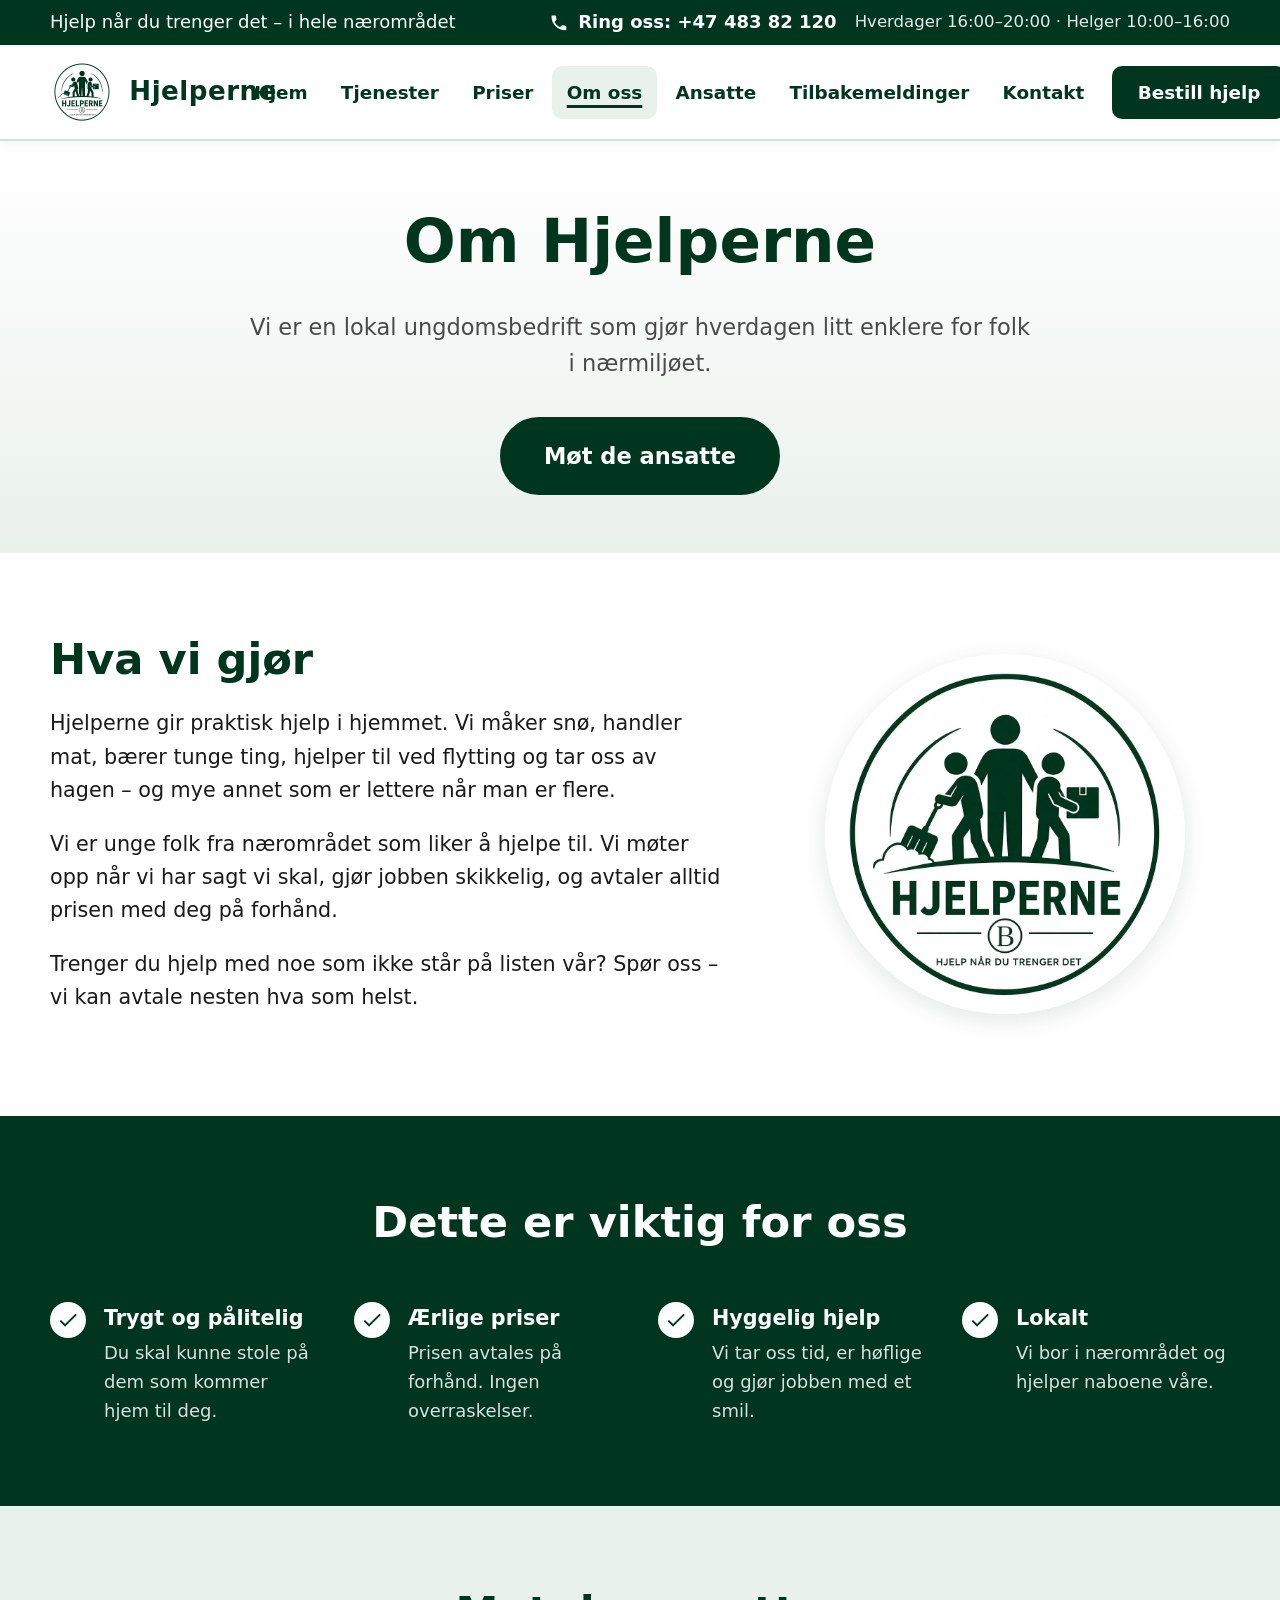
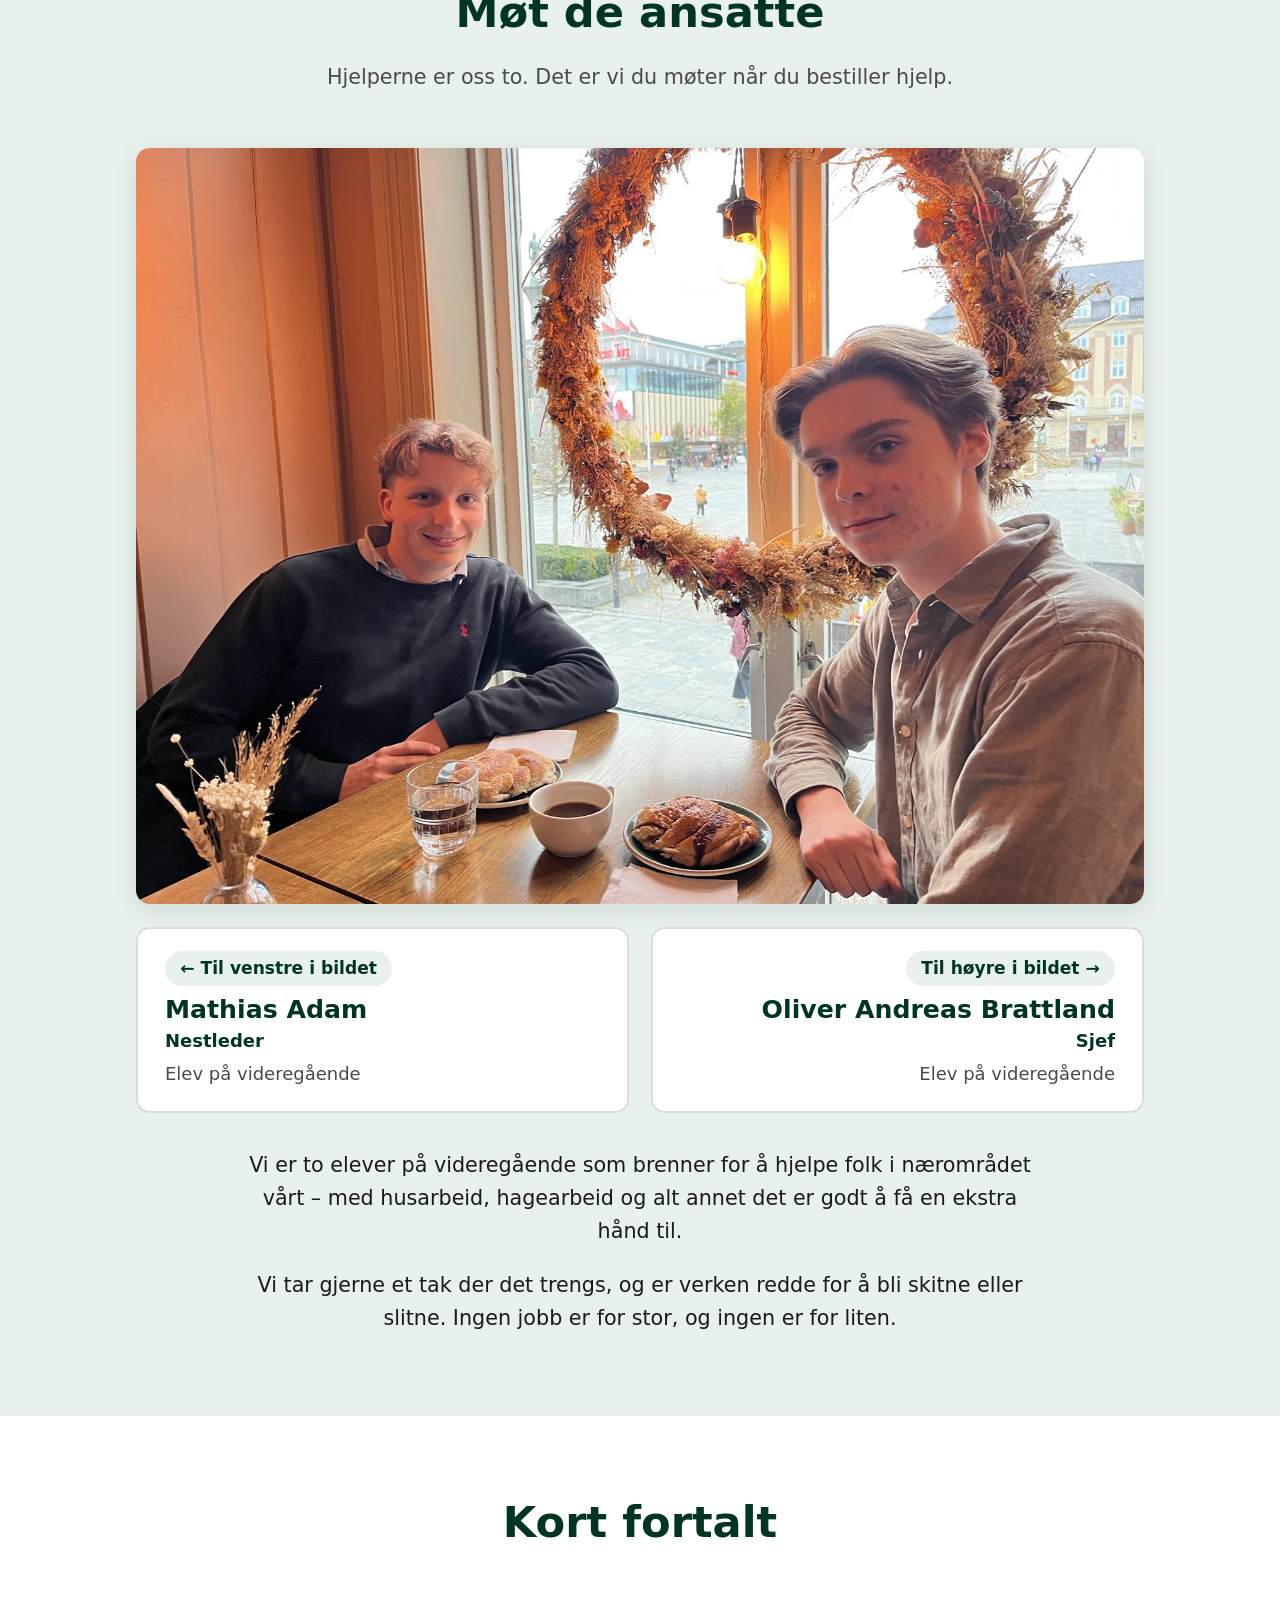
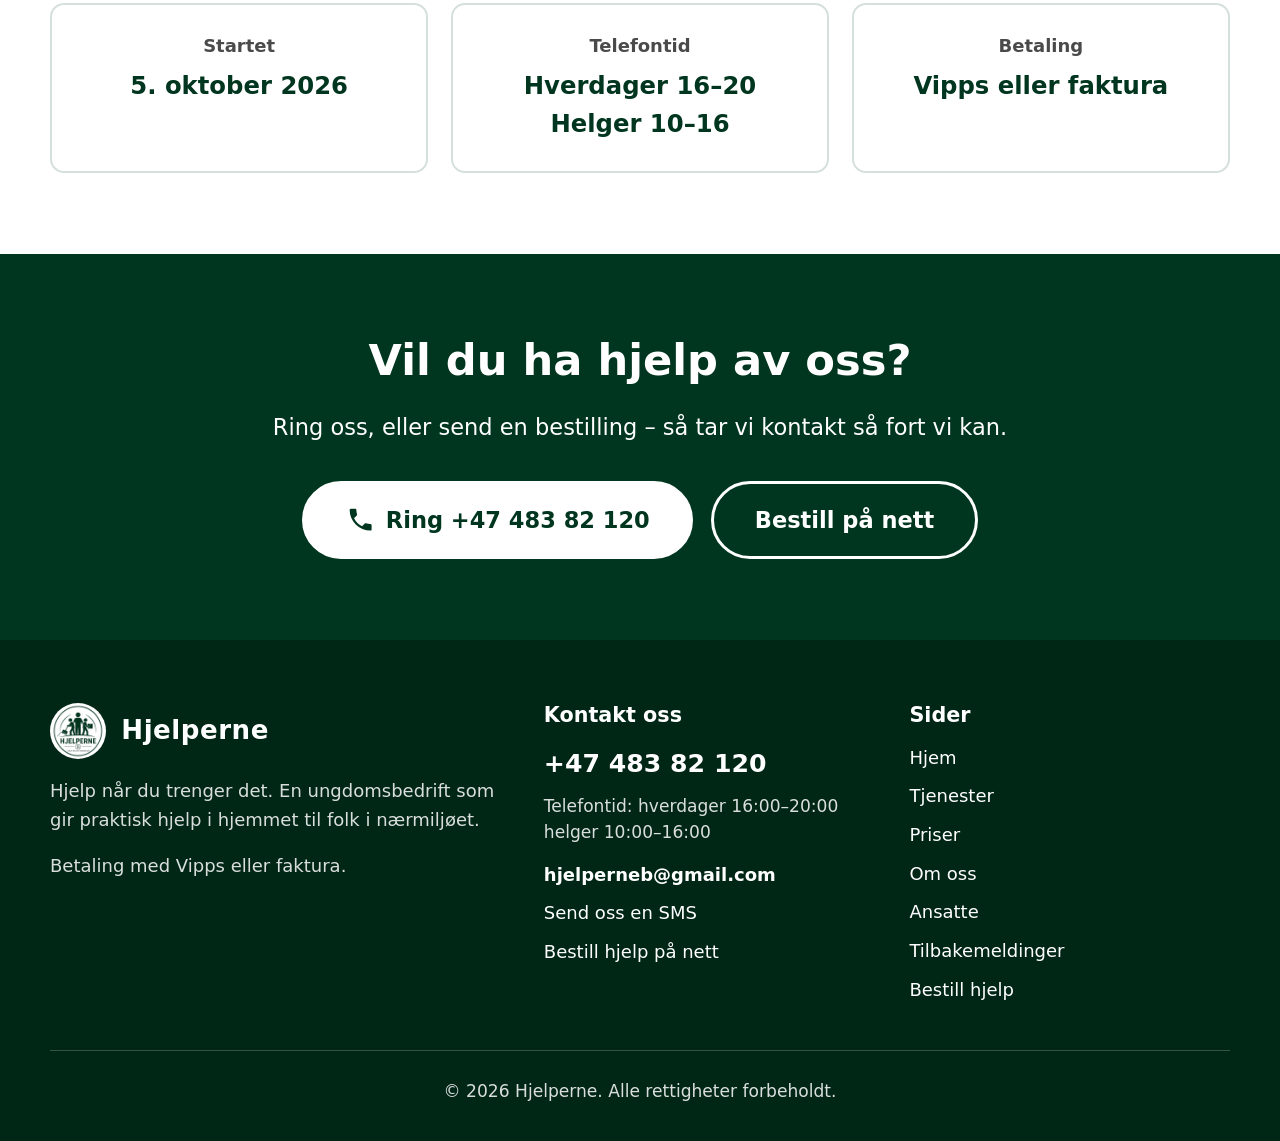
<file: om-oss.html>
﻿<!DOCTYPE html>
<html lang="nb">
<head>
  <meta charset="UTF-8">
  <meta name="viewport" content="width=device-width, initial-scale=1.0">
  <title>Om oss – Hjelperne</title>
  <meta name="description" content="Bli kjent med Hjelperne – en lokal ungdomsbedrift som gir praktisk hjelp i hjemmet. Møt de ansatte som kommer hjem til deg.">
  <meta name="theme-color" content="#00361F">
  <link rel="icon" href="bilder/logo.jpg" type="image/jpeg">
  <link rel="stylesheet" href="styles.css?v=6">
</head>
<body>

  <a class="hopp-til-innhold" href="#hovedinnhold">Hopp til innhold</a>

  <!-- Topplinje med telefonnummer -->
  <div class="topplinje">
    <div class="innhold">
      <span>Hjelp når du trenger det – i hele nærområdet</span>
      <div class="topplinje-telefon">
        <a href="tel:+4748382120" aria-label="Ring Hjelperne på +47 483 82 120">
          <svg viewBox="0 0 24 24" fill="currentColor" aria-hidden="true"><path d="M6.6 10.8a15.1 15.1 0 0 0 6.6 6.6l2.2-2.2a1 1 0 0 1 1-.25 11.4 11.4 0 0 0 3.6.57 1 1 0 0 1 1 1V20a1 1 0 0 1-1 1A17 17 0 0 1 3 4a1 1 0 0 1 1-1h3.5a1 1 0 0 1 1 1 11.4 11.4 0 0 0 .57 3.6 1 1 0 0 1-.25 1z"/></svg>
          Ring oss: +47 483 82 120
        </a>
        <span class="telefontid">Hverdager 16:00–20:00 · Helger 10:00–16:00</span>
      </div>
    </div>
  </div>

  <!-- Header med logo og meny -->
  <header class="hode">
    <div class="innhold">
      <a class="logo" href="index.html" aria-label="Hjelperne – til forsiden">
        <img src="bilder/logo.jpg" alt="Hjelperne-logo">
        <span>Hjelperne</span>
      </a>

      <button class="meny-knapp" type="button" aria-expanded="false" aria-controls="hovedmeny">
        <svg viewBox="0 0 24 24" fill="none" stroke="currentColor" stroke-width="2.5" stroke-linecap="round" aria-hidden="true"><path d="M4 7h16M4 12h16M4 17h16"/></svg>
        Meny
      </button>

      <nav aria-label="Hovedmeny">
        <ul class="meny" id="hovedmeny">
          <li><a href="index.html">Hjem</a></li>
          <li><a href="index.html#tjenester">Tjenester</a></li>
          <li><a href="priser.html">Priser</a></li>
          <li><a href="om-oss.html" aria-current="page">Om oss</a></li>
          <li><a href="#ansatte">Ansatte</a></li>
          <li><a href="tilbakemeldinger.html">Tilbakemeldinger</a></li>
          <li><a href="#kontakt">Kontakt</a></li>
          <li><a class="knapp knapp--primar" href="bestill.html">Bestill hjelp</a></li>
        </ul>
      </nav>
    </div>
  </header>

  <main id="hovedinnhold">

    <section class="side-topp" aria-labelledby="side-tittel">
      <div class="innhold">
        <h1 id="side-tittel">Om Hjelperne</h1>
        <p class="ingress">Vi er en lokal ungdomsbedrift som gjør hverdagen litt enklere for folk i nærmiljøet.</p>
        <div class="hero-handlinger">
          <a class="knapp knapp--primar knapp--stor" href="#ansatte">Møt de ansatte</a>
        </div>
      </div>
    </section>

    <!-- Hva vi gjør -->
    <!-- MERK: Midlertidig tekst. Bytt ut med Hjelpernes egen beskrivelse av bedriften. -->
    <section class="seksjon" aria-labelledby="hva-tittel">
      <div class="innhold to-kolonner">
        <div class="tekst">
          <h2 id="hva-tittel">Hva vi gjør</h2>
          <p>Hjelperne gir praktisk hjelp i hjemmet. Vi måker snø, handler mat, bærer tunge ting, hjelper til ved flytting og tar oss av hagen – og mye annet som er lettere når man er flere.</p>
          <p>Vi er unge folk fra nærområdet som liker å hjelpe til. Vi møter opp når vi har sagt vi skal, gjør jobben skikkelig, og avtaler alltid prisen med deg på forhånd.</p>
          <p>Trenger du hjelp med noe som ikke står på listen vår? Spør oss – vi kan avtale nesten hva som helst.</p>
        </div>
        <div class="bilde">
          <img src="bilder/logo.jpg" alt="Hjelperne-logoen: tre personer som måker snø, hjelper og bærer." width="360" height="360">
        </div>
      </div>
    </section>

    <!-- Verdier -->
    <section class="seksjon seksjon--gronn" aria-labelledby="verdier-tittel">
      <div class="innhold">
        <div class="seksjon-topp">
          <h2 id="verdier-tittel">Dette er viktig for oss</h2>
        </div>

        <ul class="fordeler">
          <li>
            <svg viewBox="0 0 24 24" fill="currentColor" aria-hidden="true"><path d="M9 16.2 4.8 12l-1.4 1.4L9 19 21 7l-1.4-1.4z"/></svg>
            <div>
              <strong>Trygt og pålitelig</strong>
              <p>Du skal kunne stole på dem som kommer hjem til deg.</p>
            </div>
          </li>
          <li>
            <svg viewBox="0 0 24 24" fill="currentColor" aria-hidden="true"><path d="M9 16.2 4.8 12l-1.4 1.4L9 19 21 7l-1.4-1.4z"/></svg>
            <div>
              <strong>Ærlige priser</strong>
              <p>Prisen avtales på forhånd. Ingen overraskelser.</p>
            </div>
          </li>
          <li>
            <svg viewBox="0 0 24 24" fill="currentColor" aria-hidden="true"><path d="M9 16.2 4.8 12l-1.4 1.4L9 19 21 7l-1.4-1.4z"/></svg>
            <div>
              <strong>Hyggelig hjelp</strong>
              <p>Vi tar oss tid, er høflige og gjør jobben med et smil.</p>
            </div>
          </li>
          <li>
            <svg viewBox="0 0 24 24" fill="currentColor" aria-hidden="true"><path d="M9 16.2 4.8 12l-1.4 1.4L9 19 21 7l-1.4-1.4z"/></svg>
            <div>
              <strong>Lokalt</strong>
              <p>Vi bor i nærområdet og hjelper naboene våre.</p>
            </div>
          </li>
        </ul>
      </div>
    </section>

    <!-- Ansatte -->
    <section class="seksjon seksjon--lys" id="ansatte" aria-labelledby="ansatte-tittel">
      <div class="innhold">
        <div class="seksjon-topp">
          <h2 id="ansatte-tittel">Møt de ansatte</h2>
          <p>Hjelperne er oss to. Det er vi du møter når du bestiller hjelp.</p>
        </div>

        <div class="ansatte-felles">
          <img class="ansatte-bilde" src="bilder/bliKjentMedOss.jpg" alt="Mathias Adam (til venstre) og Oliver Andreas Brattland (til høyre) sitter ved et kafébord og smiler." width="1600" height="1200">

          <div class="ansatte-navn">
            <div class="navnekort">
              <span class="navnekort-plassering"><span aria-hidden="true">←</span> Til venstre i bildet</span>
              <h3>Mathias Adam</h3>
              <p class="navnekort-rolle">Nestleder</p>
              <p>Elev på videregående</p>
            </div>
            <div class="navnekort navnekort--hoyre">
              <span class="navnekort-plassering">Til høyre i bildet <span aria-hidden="true">→</span></span>
              <h3>Oliver Andreas Brattland</h3>
              <p class="navnekort-rolle">Sjef</p>
              <p>Elev på videregående</p>
            </div>
          </div>

          <div class="ansatte-tekst">
            <p>Vi er to elever på videregående som brenner for å hjelpe folk i nærområdet vårt – med husarbeid, hagearbeid og alt annet det er godt å få en ekstra hånd til.</p>
            <p>Vi tar gjerne et tak der det trengs, og er verken redde for å bli skitne eller slitne. Ingen jobb er for stor, og ingen er for liten.</p>
          </div>
        </div>
      </div>
    </section>

    <!-- Kort fortalt -->
    <section class="seksjon" aria-labelledby="fakta-tittel">
      <div class="innhold">
        <div class="seksjon-topp">
          <h2 id="fakta-tittel">Kort fortalt</h2>
        </div>

        <dl class="fakta">
          <div>
            <dt>Startet</dt>
            <dd>5. oktober 2026</dd>
          </div>
          <div>
            <dt>Telefontid</dt>
            <dd>Hverdager 16–20<br>Helger 10–16</dd>
          </div>
          <div>
            <dt>Betaling</dt>
            <dd>Vipps eller faktura</dd>
          </div>
        </dl>
      </div>
    </section>

    <!-- Avslutning -->
    <section class="seksjon seksjon--gronn cta" aria-labelledby="cta-tittel">
      <div class="innhold">
        <h2 id="cta-tittel">Vil du ha hjelp av oss?</h2>
        <p>Ring oss, eller send en bestilling – så tar vi kontakt så fort vi kan.</p>
        <div class="cta-handlinger">
          <a class="knapp knapp--hvit knapp--stor" href="tel:+4748382120">
            <svg viewBox="0 0 24 24" fill="currentColor" aria-hidden="true"><path d="M6.6 10.8a15.1 15.1 0 0 0 6.6 6.6l2.2-2.2a1 1 0 0 1 1-.25 11.4 11.4 0 0 0 3.6.57 1 1 0 0 1 1 1V20a1 1 0 0 1-1 1A17 17 0 0 1 3 4a1 1 0 0 1 1-1h3.5a1 1 0 0 1 1 1 11.4 11.4 0 0 0 .57 3.6 1 1 0 0 1-.25 1z"/></svg>
            Ring +47 483 82 120
          </a>
          <a class="knapp knapp--omriss-hvit knapp--stor" href="bestill.html">Bestill på nett</a>
        </div>
      </div>
    </section>

  </main>

  <!-- Bunntekst -->
  <footer class="bunn" id="kontakt">
    <div class="innhold">
      <div class="bunn-rutenett">
        <div>
          <a class="logo" href="index.html">
            <img src="bilder/logo.jpg" alt="">
            <span>Hjelperne</span>
          </a>
          <p>Hjelp når du trenger det. En ungdomsbedrift som gir praktisk hjelp i hjemmet til folk i nærmiljøet.</p>
          <p>Betaling med Vipps eller faktura.</p>
        </div>

        <div>
          <h3>Kontakt oss</h3>
          <ul>
            <li><a class="telefon-stor" href="tel:+4748382120">+47 483 82 120</a></li>
            <li class="bunn-tid">Telefontid: hverdager 16:00–20:00<br>helger 10:00–16:00</li>
            <li><a class="bunn-epost" href="mailto:hjelperneb@gmail.com">hjelperneb@gmail.com</a></li>
            <li><a href="sms:+4748382120">Send oss en SMS</a></li>
            <li><a href="bestill.html">Bestill hjelp på nett</a></li>
          </ul>
        </div>

        <div>
          <h3>Sider</h3>
          <ul>
            <li><a href="index.html">Hjem</a></li>
            <li><a href="index.html#tjenester">Tjenester</a></li>
            <li><a href="priser.html">Priser</a></li>
            <li><a href="om-oss.html">Om oss</a></li>
            <li><a href="om-oss.html#ansatte">Ansatte</a></li>
            <li><a href="tilbakemeldinger.html">Tilbakemeldinger</a></li>
            <li><a href="bestill.html">Bestill hjelp</a></li>
          </ul>
        </div>
      </div>

      <div class="bunn-linje">
        &copy; <span id="aar">2026</span> Hjelperne. Alle rettigheter forbeholdt.
      </div>
    </div>
  </footer>

  <!-- Fast ring-knapp som alltid er synlig på mobil -->
  <a class="knapp knapp--primar ring-fast" href="tel:+4748382120">
    <svg viewBox="0 0 24 24" fill="currentColor" aria-hidden="true"><path d="M6.6 10.8a15.1 15.1 0 0 0 6.6 6.6l2.2-2.2a1 1 0 0 1 1-.25 11.4 11.4 0 0 0 3.6.57 1 1 0 0 1 1 1V20a1 1 0 0 1-1 1A17 17 0 0 1 3 4a1 1 0 0 1 1-1h3.5a1 1 0 0 1 1 1 11.4 11.4 0 0 0 .57 3.6 1 1 0 0 1-.25 1z"/></svg>
    Ring 483 82 120
  </a>

  <script src="script.js?v=5"></script>
</body>
</html>
</file>
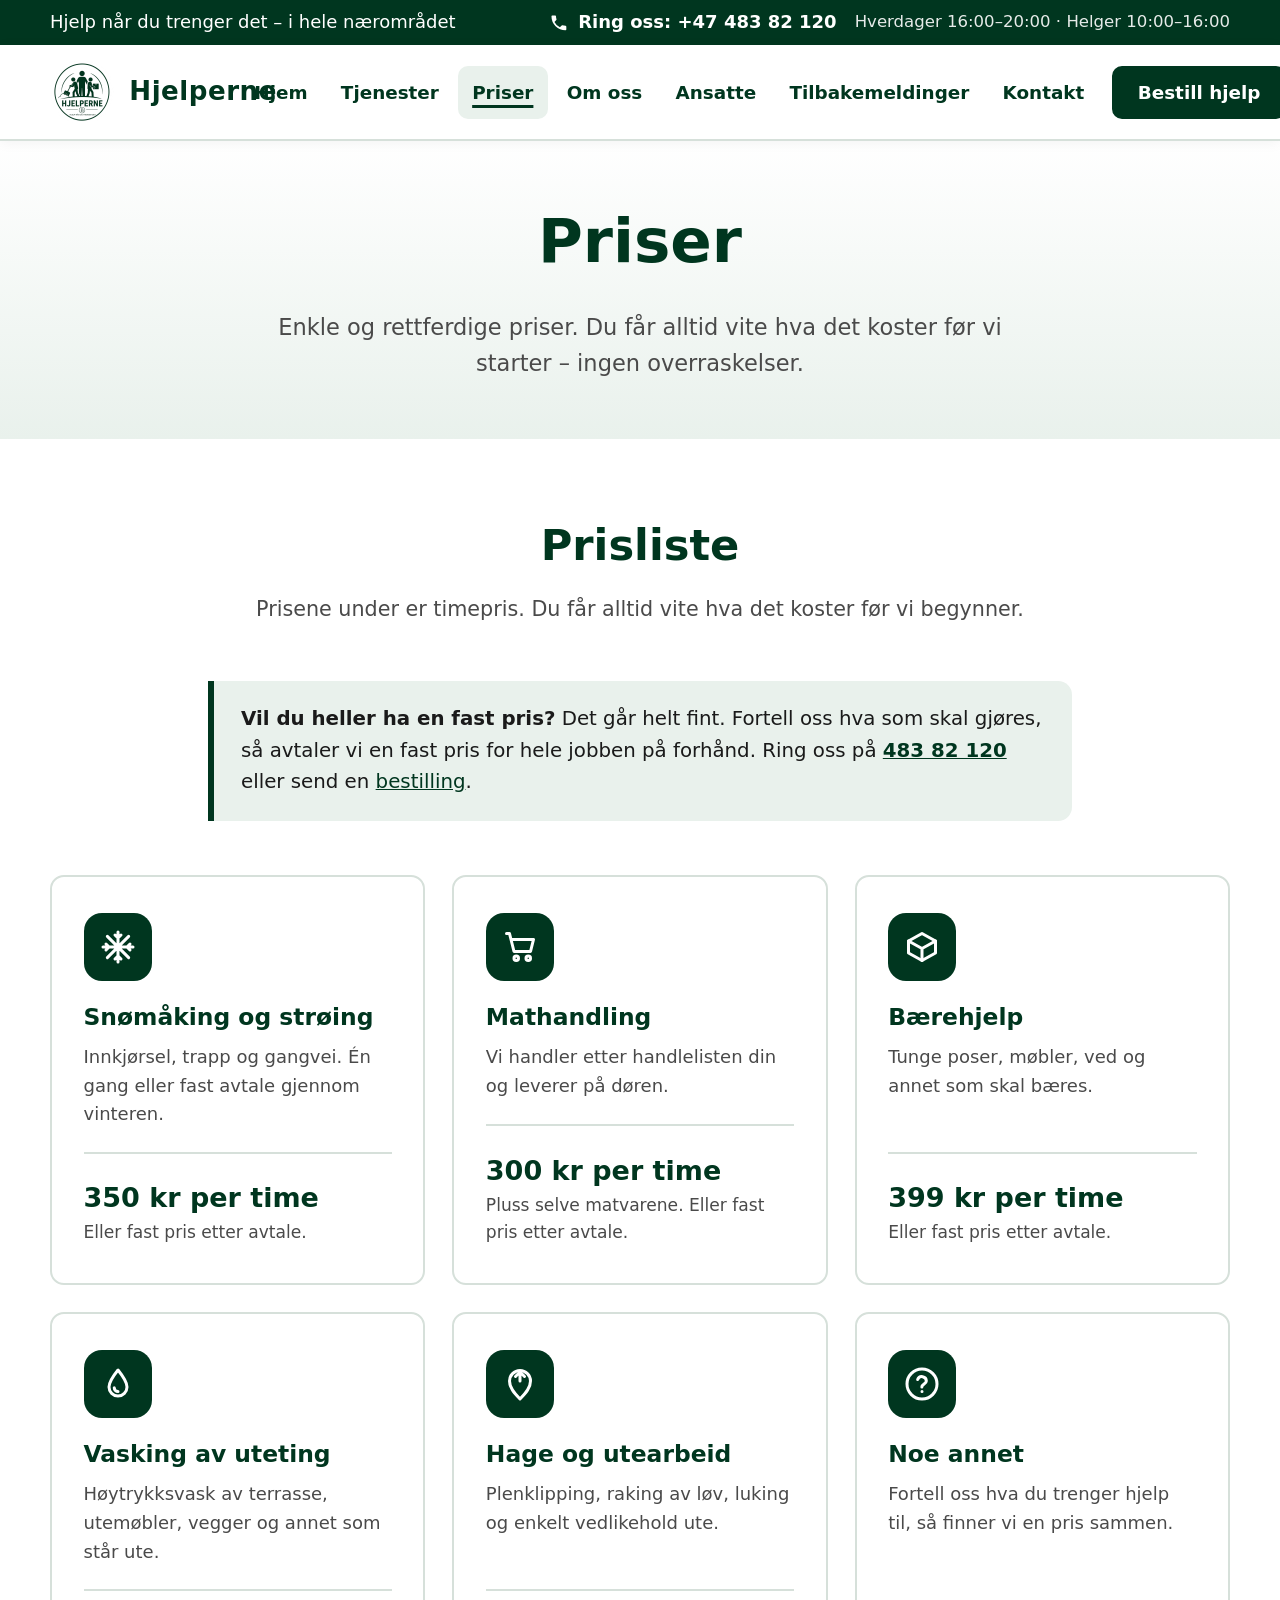
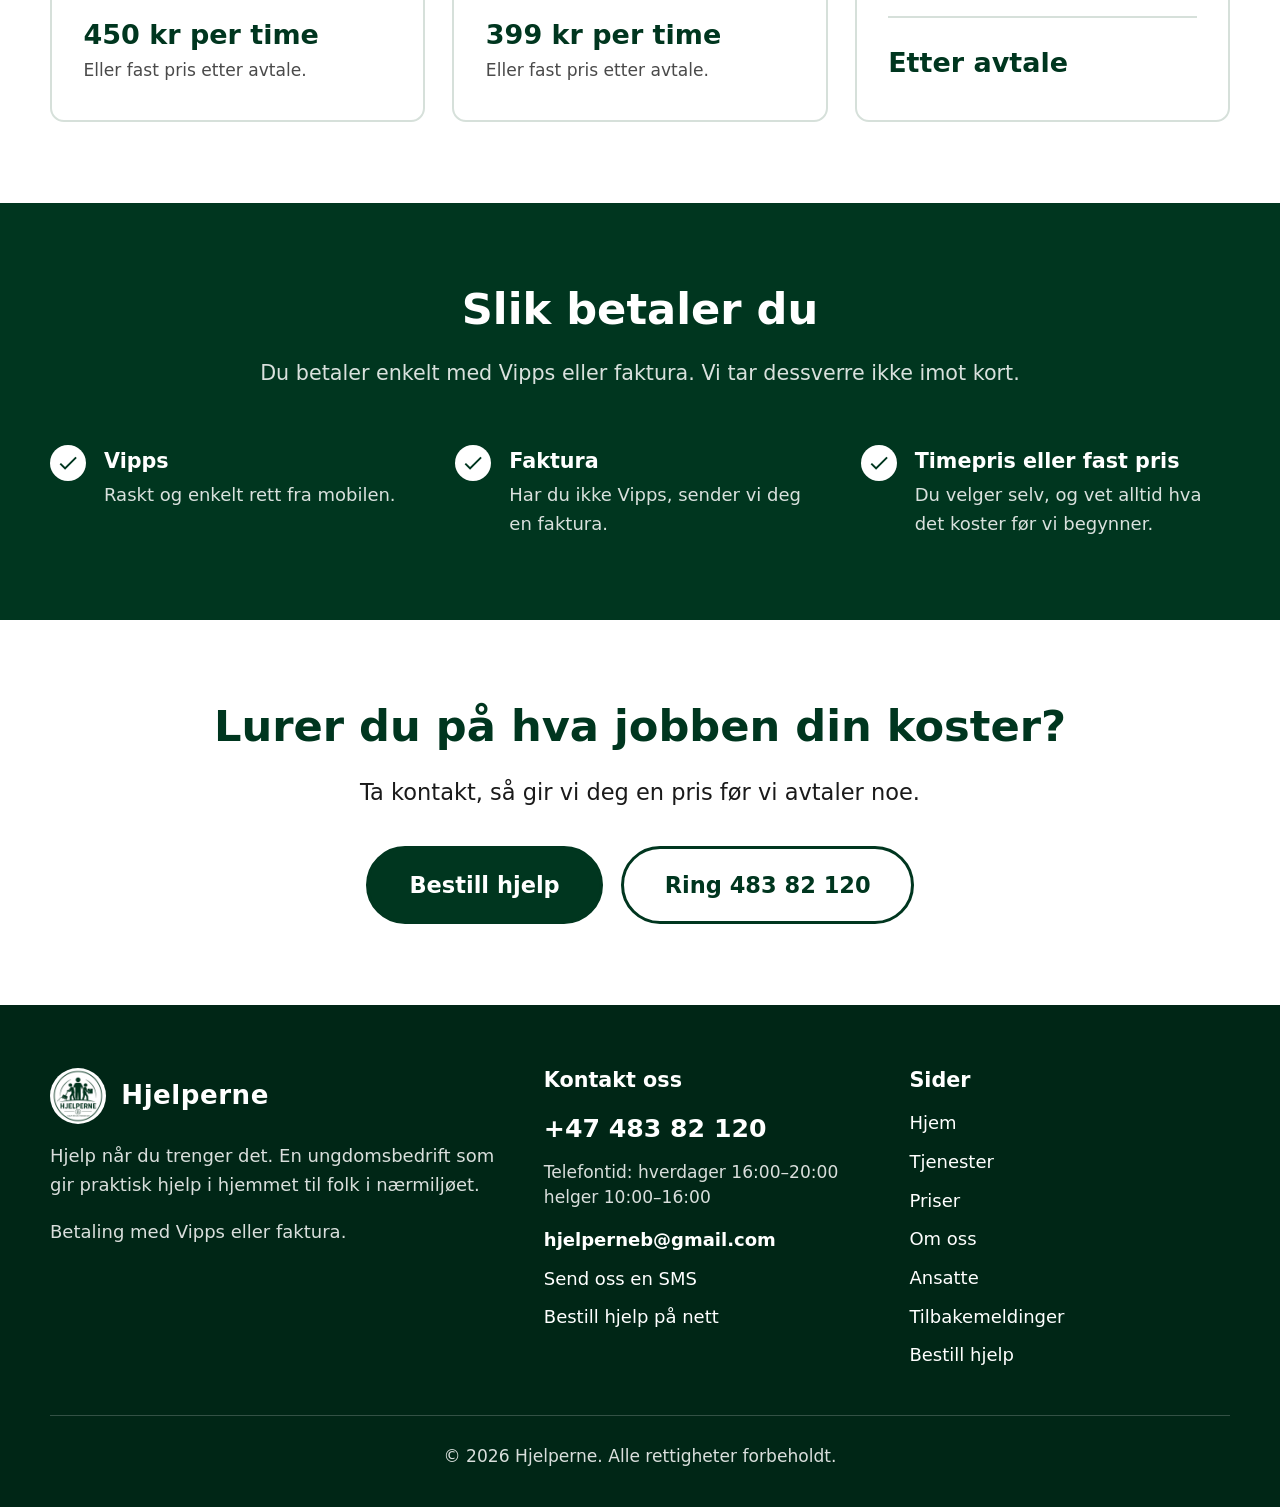
<file: priser.html>
﻿<!DOCTYPE html>
<html lang="nb">
<head>
  <meta charset="UTF-8">
  <meta name="viewport" content="width=device-width, initial-scale=1.0">
  <title>Priser – Hjelperne</title>
  <meta name="description" content="Priser for snømåking, mathandling, bærehjelp, vasking av uteting og hagearbeid hos Hjelperne. Timepris eller fast pris etter avtale.">
  <meta name="theme-color" content="#00361F">
  <link rel="icon" href="bilder/logo.jpg" type="image/jpeg">
  <link rel="stylesheet" href="styles.css?v=6">
</head>
<body>

  <a class="hopp-til-innhold" href="#hovedinnhold">Hopp til innhold</a>

  <!-- Topplinje med telefonnummer -->
  <div class="topplinje">
    <div class="innhold">
      <span>Hjelp når du trenger det – i hele nærområdet</span>
      <div class="topplinje-telefon">
        <a href="tel:+4748382120" aria-label="Ring Hjelperne på +47 483 82 120">
          <svg viewBox="0 0 24 24" fill="currentColor" aria-hidden="true"><path d="M6.6 10.8a15.1 15.1 0 0 0 6.6 6.6l2.2-2.2a1 1 0 0 1 1-.25 11.4 11.4 0 0 0 3.6.57 1 1 0 0 1 1 1V20a1 1 0 0 1-1 1A17 17 0 0 1 3 4a1 1 0 0 1 1-1h3.5a1 1 0 0 1 1 1 11.4 11.4 0 0 0 .57 3.6 1 1 0 0 1-.25 1z"/></svg>
          Ring oss: +47 483 82 120
        </a>
        <span class="telefontid">Hverdager 16:00–20:00 · Helger 10:00–16:00</span>
      </div>
    </div>
  </div>

  <!-- Header med logo og meny -->
  <header class="hode">
    <div class="innhold">
      <a class="logo" href="index.html" aria-label="Hjelperne – til forsiden">
        <img src="bilder/logo.jpg" alt="Hjelperne-logo">
        <span>Hjelperne</span>
      </a>

      <button class="meny-knapp" type="button" aria-expanded="false" aria-controls="hovedmeny">
        <svg viewBox="0 0 24 24" fill="none" stroke="currentColor" stroke-width="2.5" stroke-linecap="round" aria-hidden="true"><path d="M4 7h16M4 12h16M4 17h16"/></svg>
        Meny
      </button>

      <nav aria-label="Hovedmeny">
        <ul class="meny" id="hovedmeny">
          <li><a href="index.html">Hjem</a></li>
          <li><a href="index.html#tjenester">Tjenester</a></li>
          <li><a href="priser.html" aria-current="page">Priser</a></li>
          <li><a href="om-oss.html">Om oss</a></li>
          <li><a href="om-oss.html#ansatte">Ansatte</a></li>
          <li><a href="tilbakemeldinger.html">Tilbakemeldinger</a></li>
          <li><a href="#kontakt">Kontakt</a></li>
          <li><a class="knapp knapp--primar" href="bestill.html">Bestill hjelp</a></li>
        </ul>
      </nav>
    </div>
  </header>

  <main id="hovedinnhold">

    <section class="side-topp" aria-labelledby="side-tittel">
      <div class="innhold">
        <h1 id="side-tittel">Priser</h1>
        <p class="ingress">Enkle og rettferdige priser. Du får alltid vite hva det koster før vi starter – ingen overraskelser.</p>
      </div>
    </section>

    <section class="seksjon" aria-labelledby="prisliste-tittel">
      <div class="innhold">
        <div class="seksjon-topp">
          <h2 id="prisliste-tittel">Prisliste</h2>
          <p>Prisene under er timepris. Du får alltid vite hva det koster før vi begynner.</p>
        </div>

        <div class="infoboks">
          <p><strong>Vil du heller ha en fast pris?</strong> Det går helt fint. Fortell oss hva som skal gjøres, så avtaler vi en fast pris for hele jobben på forhånd. Ring oss på <a href="tel:+4748382120"><strong>483 82 120</strong></a> eller send en <a href="bestill.html">bestilling</a>.</p>
        </div>

        <div class="kort-rutenett">
          <article class="kort pris-kort">
            <div class="kort-ikon" aria-hidden="true">
              <svg viewBox="0 0 24 24" fill="none" stroke="currentColor" stroke-width="2" stroke-linecap="round" stroke-linejoin="round"><path d="M12 2v20M4.9 4.9l14.2 14.2M2 12h20M4.9 19.1 19.1 4.9M12 6l2-2M12 6l-2-2M12 18l2 2M12 18l-2 2M6 12l-2 2M6 12l-2-2M18 12l2 2M18 12l2-2"/></svg>
            </div>
            <h3>Snømåking og strøing</h3>
            <p class="pris-beskrivelse">Innkjørsel, trapp og gangvei. Én gang eller fast avtale gjennom vinteren.</p>
            <p class="pris">350 kr per time<small>Eller fast pris etter avtale.</small></p>
          </article>

          <article class="kort pris-kort">
            <div class="kort-ikon" aria-hidden="true">
              <svg viewBox="0 0 24 24" fill="none" stroke="currentColor" stroke-width="2" stroke-linecap="round" stroke-linejoin="round"><path d="M3 3h2l3 12h11l2-8H6"/><circle cx="9.5" cy="19.5" r="1.5"/><circle cx="17.5" cy="19.5" r="1.5"/></svg>
            </div>
            <h3>Mathandling</h3>
            <p class="pris-beskrivelse">Vi handler etter handlelisten din og leverer på døren.</p>
            <p class="pris">300 kr per time<small>Pluss selve matvarene. Eller fast pris etter avtale.</small></p>
          </article>

          <article class="kort pris-kort">
            <div class="kort-ikon" aria-hidden="true">
              <svg viewBox="0 0 24 24" fill="none" stroke="currentColor" stroke-width="2" stroke-linecap="round" stroke-linejoin="round"><path d="M21 8 12 3 3 8v8l9 5 9-5z"/><path d="M3 8l9 5 9-5M12 13v8"/></svg>
            </div>
            <h3>Bærehjelp</h3>
            <p class="pris-beskrivelse">Tunge poser, møbler, ved og annet som skal bæres.</p>
            <p class="pris">399 kr per time<small>Eller fast pris etter avtale.</small></p>
          </article>

          <article class="kort pris-kort">
            <div class="kort-ikon" aria-hidden="true">
              <svg viewBox="0 0 24 24" fill="none" stroke="currentColor" stroke-width="2" stroke-linecap="round" stroke-linejoin="round"><path d="M12 2.7C8.7 6.8 6 10.3 6 14a6 6 0 0 0 12 0c0-3.7-2.7-7.2-6-11.3z"/><path d="M9.5 14.5a2.5 2.5 0 0 0 2.5 2.5"/></svg>
            </div>
            <h3>Vasking av uteting</h3>
            <p class="pris-beskrivelse">Høytrykksvask av terrasse, utemøbler, vegger og annet som står ute.</p>
            <p class="pris">450 kr per time<small>Eller fast pris etter avtale.</small></p>
          </article>

          <article class="kort pris-kort">
            <div class="kort-ikon" aria-hidden="true">
              <svg viewBox="0 0 24 24" fill="none" stroke="currentColor" stroke-width="2" stroke-linecap="round" stroke-linejoin="round"><path d="M12 22c4-4 7-7.5 7-12a7 7 0 1 0-14 0c0 4.5 3 8 7 12z"/><path d="M12 10V4M9 7l3-3 3 3"/></svg>
            </div>
            <h3>Hage og utearbeid</h3>
            <p class="pris-beskrivelse">Plenklipping, raking av løv, luking og enkelt vedlikehold ute.</p>
            <p class="pris">399 kr per time<small>Eller fast pris etter avtale.</small></p>
          </article>

          <article class="kort pris-kort">
            <div class="kort-ikon" aria-hidden="true">
              <svg viewBox="0 0 24 24" fill="none" stroke="currentColor" stroke-width="2" stroke-linecap="round" stroke-linejoin="round"><circle cx="12" cy="12" r="10"/><path d="M9.1 9a3 3 0 0 1 5.8 1c0 2-3 2-3 4M12 17h.01"/></svg>
            </div>
            <h3>Noe annet</h3>
            <p class="pris-beskrivelse">Fortell oss hva du trenger hjelp til, så finner vi en pris sammen.</p>
            <p class="pris">Etter avtale</p>
          </article>
        </div>
      </div>
    </section>

    <!-- Betaling -->
    <section class="seksjon seksjon--gronn" aria-labelledby="betaling-tittel">
      <div class="innhold">
        <div class="seksjon-topp">
          <h2 id="betaling-tittel">Slik betaler du</h2>
          <p>Du betaler enkelt med Vipps eller faktura. Vi tar dessverre ikke imot kort.</p>
        </div>

        <ul class="fordeler">
          <li>
            <svg viewBox="0 0 24 24" fill="currentColor" aria-hidden="true"><path d="M9 16.2 4.8 12l-1.4 1.4L9 19 21 7l-1.4-1.4z"/></svg>
            <div>
              <strong>Vipps</strong>
              <p>Raskt og enkelt rett fra mobilen.</p>
            </div>
          </li>
          <li>
            <svg viewBox="0 0 24 24" fill="currentColor" aria-hidden="true"><path d="M9 16.2 4.8 12l-1.4 1.4L9 19 21 7l-1.4-1.4z"/></svg>
            <div>
              <strong>Faktura</strong>
              <p>Har du ikke Vipps, sender vi deg en faktura.</p>
            </div>
          </li>
          <li>
            <svg viewBox="0 0 24 24" fill="currentColor" aria-hidden="true"><path d="M9 16.2 4.8 12l-1.4 1.4L9 19 21 7l-1.4-1.4z"/></svg>
            <div>
              <strong>Timepris eller fast pris</strong>
              <p>Du velger selv, og vet alltid hva det koster før vi begynner.</p>
            </div>
          </li>
        </ul>
      </div>
    </section>

    <!-- Avslutning -->
    <section class="seksjon cta" aria-labelledby="cta-tittel">
      <div class="innhold">
        <h2 id="cta-tittel">Lurer du på hva jobben din koster?</h2>
        <p>Ta kontakt, så gir vi deg en pris før vi avtaler noe.</p>
        <div class="cta-handlinger">
          <a class="knapp knapp--primar knapp--stor" href="bestill.html">Bestill hjelp</a>
          <a class="knapp knapp--sekundar knapp--stor" href="tel:+4748382120">Ring 483 82 120</a>
        </div>
      </div>
    </section>

  </main>

  <!-- Bunntekst -->
  <footer class="bunn" id="kontakt">
    <div class="innhold">
      <div class="bunn-rutenett">
        <div>
          <a class="logo" href="index.html">
            <img src="bilder/logo.jpg" alt="">
            <span>Hjelperne</span>
          </a>
          <p>Hjelp når du trenger det. En ungdomsbedrift som gir praktisk hjelp i hjemmet til folk i nærmiljøet.</p>
          <p>Betaling med Vipps eller faktura.</p>
        </div>

        <div>
          <h3>Kontakt oss</h3>
          <ul>
            <li><a class="telefon-stor" href="tel:+4748382120">+47 483 82 120</a></li>
            <li class="bunn-tid">Telefontid: hverdager 16:00–20:00<br>helger 10:00–16:00</li>
            <li><a class="bunn-epost" href="mailto:hjelperneb@gmail.com">hjelperneb@gmail.com</a></li>
            <li><a href="sms:+4748382120">Send oss en SMS</a></li>
            <li><a href="bestill.html">Bestill hjelp på nett</a></li>
          </ul>
        </div>

        <div>
          <h3>Sider</h3>
          <ul>
            <li><a href="index.html">Hjem</a></li>
            <li><a href="index.html#tjenester">Tjenester</a></li>
            <li><a href="priser.html">Priser</a></li>
            <li><a href="om-oss.html">Om oss</a></li>
            <li><a href="om-oss.html#ansatte">Ansatte</a></li>
            <li><a href="tilbakemeldinger.html">Tilbakemeldinger</a></li>
            <li><a href="bestill.html">Bestill hjelp</a></li>
          </ul>
        </div>
      </div>

      <div class="bunn-linje">
        &copy; <span id="aar">2026</span> Hjelperne. Alle rettigheter forbeholdt.
      </div>
    </div>
  </footer>

  <!-- Fast ring-knapp som alltid er synlig på mobil -->
  <a class="knapp knapp--primar ring-fast" href="tel:+4748382120">
    <svg viewBox="0 0 24 24" fill="currentColor" aria-hidden="true"><path d="M6.6 10.8a15.1 15.1 0 0 0 6.6 6.6l2.2-2.2a1 1 0 0 1 1-.25 11.4 11.4 0 0 0 3.6.57 1 1 0 0 1 1 1V20a1 1 0 0 1-1 1A17 17 0 0 1 3 4a1 1 0 0 1 1-1h3.5a1 1 0 0 1 1 1 11.4 11.4 0 0 0 .57 3.6 1 1 0 0 1-.25 1z"/></svg>
    Ring 483 82 120
  </a>

  <script src="script.js?v=5"></script>
</body>
</html>
</file>
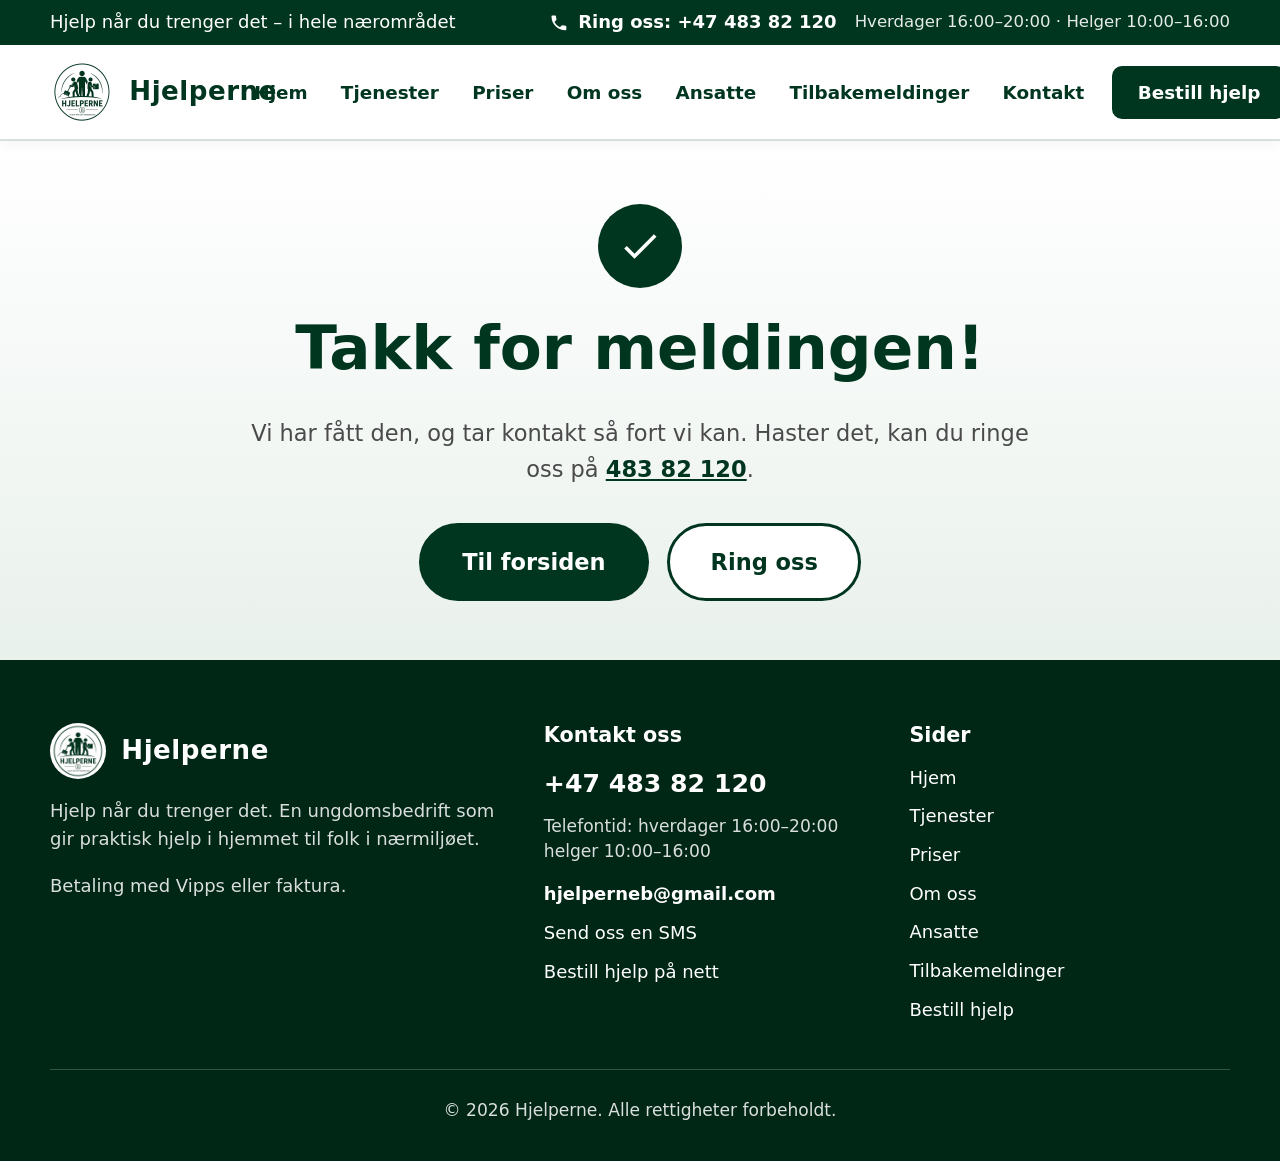
<file: takk.html>
﻿<!DOCTYPE html>
<html lang="nb">
<head>
  <meta charset="UTF-8">
  <meta name="viewport" content="width=device-width, initial-scale=1.0">
  <title>Takk for meldingen – Hjelperne</title>
  <meta name="robots" content="noindex">
  <meta name="theme-color" content="#00361F">
  <link rel="icon" href="bilder/logo.jpg" type="image/jpeg">
  <link rel="stylesheet" href="styles.css?v=6">
</head>
<body>

  <a class="hopp-til-innhold" href="#hovedinnhold">Hopp til innhold</a>

  <!-- Topplinje med telefonnummer -->
  <div class="topplinje">
    <div class="innhold">
      <span>Hjelp når du trenger det – i hele nærområdet</span>
      <div class="topplinje-telefon">
        <a href="tel:+4748382120" aria-label="Ring Hjelperne på +47 483 82 120">
          <svg viewBox="0 0 24 24" fill="currentColor" aria-hidden="true"><path d="M6.6 10.8a15.1 15.1 0 0 0 6.6 6.6l2.2-2.2a1 1 0 0 1 1-.25 11.4 11.4 0 0 0 3.6.57 1 1 0 0 1 1 1V20a1 1 0 0 1-1 1A17 17 0 0 1 3 4a1 1 0 0 1 1-1h3.5a1 1 0 0 1 1 1 11.4 11.4 0 0 0 .57 3.6 1 1 0 0 1-.25 1z"/></svg>
          Ring oss: +47 483 82 120
        </a>
        <span class="telefontid">Hverdager 16:00–20:00 · Helger 10:00–16:00</span>
      </div>
    </div>
  </div>

  <!-- Header med logo og meny -->
  <header class="hode">
    <div class="innhold">
      <a class="logo" href="index.html" aria-label="Hjelperne – til forsiden">
        <img src="bilder/logo.jpg" alt="Hjelperne-logo">
        <span>Hjelperne</span>
      </a>

      <button class="meny-knapp" type="button" aria-expanded="false" aria-controls="hovedmeny">
        <svg viewBox="0 0 24 24" fill="none" stroke="currentColor" stroke-width="2.5" stroke-linecap="round" aria-hidden="true"><path d="M4 7h16M4 12h16M4 17h16"/></svg>
        Meny
      </button>

      <nav aria-label="Hovedmeny">
        <ul class="meny" id="hovedmeny">
          <li><a href="index.html">Hjem</a></li>
          <li><a href="index.html#tjenester">Tjenester</a></li>
          <li><a href="priser.html">Priser</a></li>
          <li><a href="om-oss.html">Om oss</a></li>
          <li><a href="om-oss.html#ansatte">Ansatte</a></li>
          <li><a href="tilbakemeldinger.html">Tilbakemeldinger</a></li>
          <li><a href="#kontakt">Kontakt</a></li>
          <li><a class="knapp knapp--primar" href="bestill.html">Bestill hjelp</a></li>
        </ul>
      </nav>
    </div>
  </header>

  <main id="hovedinnhold">

    <section class="side-topp" aria-labelledby="side-tittel">
      <div class="innhold">
        <div class="side-topp-ikon" aria-hidden="true">
          <svg viewBox="0 0 24 24" fill="currentColor"><path d="M9 16.2 4.8 12l-1.4 1.4L9 19 21 7l-1.4-1.4z"/></svg>
        </div>
        <h1 id="side-tittel">Takk for meldingen!</h1>
        <p class="ingress">Vi har fått den, og tar kontakt så fort vi kan. Haster det, kan du ringe oss på <a href="tel:+4748382120"><strong>483 82 120</strong></a>.</p>
        <div class="hero-handlinger">
          <a class="knapp knapp--primar knapp--stor" href="index.html">Til forsiden</a>
          <a class="knapp knapp--sekundar knapp--stor" href="tel:+4748382120">Ring oss</a>
        </div>
      </div>
    </section>

  </main>

  <!-- Bunntekst -->
  <footer class="bunn" id="kontakt">
    <div class="innhold">
      <div class="bunn-rutenett">
        <div>
          <a class="logo" href="index.html">
            <img src="bilder/logo.jpg" alt="">
            <span>Hjelperne</span>
          </a>
          <p>Hjelp når du trenger det. En ungdomsbedrift som gir praktisk hjelp i hjemmet til folk i nærmiljøet.</p>
          <p>Betaling med Vipps eller faktura.</p>
        </div>

        <div>
          <h3>Kontakt oss</h3>
          <ul>
            <li><a class="telefon-stor" href="tel:+4748382120">+47 483 82 120</a></li>
            <li class="bunn-tid">Telefontid: hverdager 16:00–20:00<br>helger 10:00–16:00</li>
            <li><a class="bunn-epost" href="mailto:hjelperneb@gmail.com">hjelperneb@gmail.com</a></li>
            <li><a href="sms:+4748382120">Send oss en SMS</a></li>
            <li><a href="bestill.html">Bestill hjelp på nett</a></li>
          </ul>
        </div>

        <div>
          <h3>Sider</h3>
          <ul>
            <li><a href="index.html">Hjem</a></li>
            <li><a href="index.html#tjenester">Tjenester</a></li>
            <li><a href="priser.html">Priser</a></li>
            <li><a href="om-oss.html">Om oss</a></li>
            <li><a href="om-oss.html#ansatte">Ansatte</a></li>
            <li><a href="tilbakemeldinger.html">Tilbakemeldinger</a></li>
            <li><a href="bestill.html">Bestill hjelp</a></li>
          </ul>
        </div>
      </div>

      <div class="bunn-linje">
        &copy; <span id="aar">2026</span> Hjelperne. Alle rettigheter forbeholdt.
      </div>
    </div>
  </footer>

  <!-- Fast ring-knapp som alltid er synlig på mobil -->
  <a class="knapp knapp--primar ring-fast" href="tel:+4748382120">
    <svg viewBox="0 0 24 24" fill="currentColor" aria-hidden="true"><path d="M6.6 10.8a15.1 15.1 0 0 0 6.6 6.6l2.2-2.2a1 1 0 0 1 1-.25 11.4 11.4 0 0 0 3.6.57 1 1 0 0 1 1 1V20a1 1 0 0 1-1 1A17 17 0 0 1 3 4a1 1 0 0 1 1-1h3.5a1 1 0 0 1 1 1 11.4 11.4 0 0 0 .57 3.6 1 1 0 0 1-.25 1z"/></svg>
    Ring 483 82 120
  </a>

  <script src="script.js?v=5"></script>
</body>
</html>
</file>
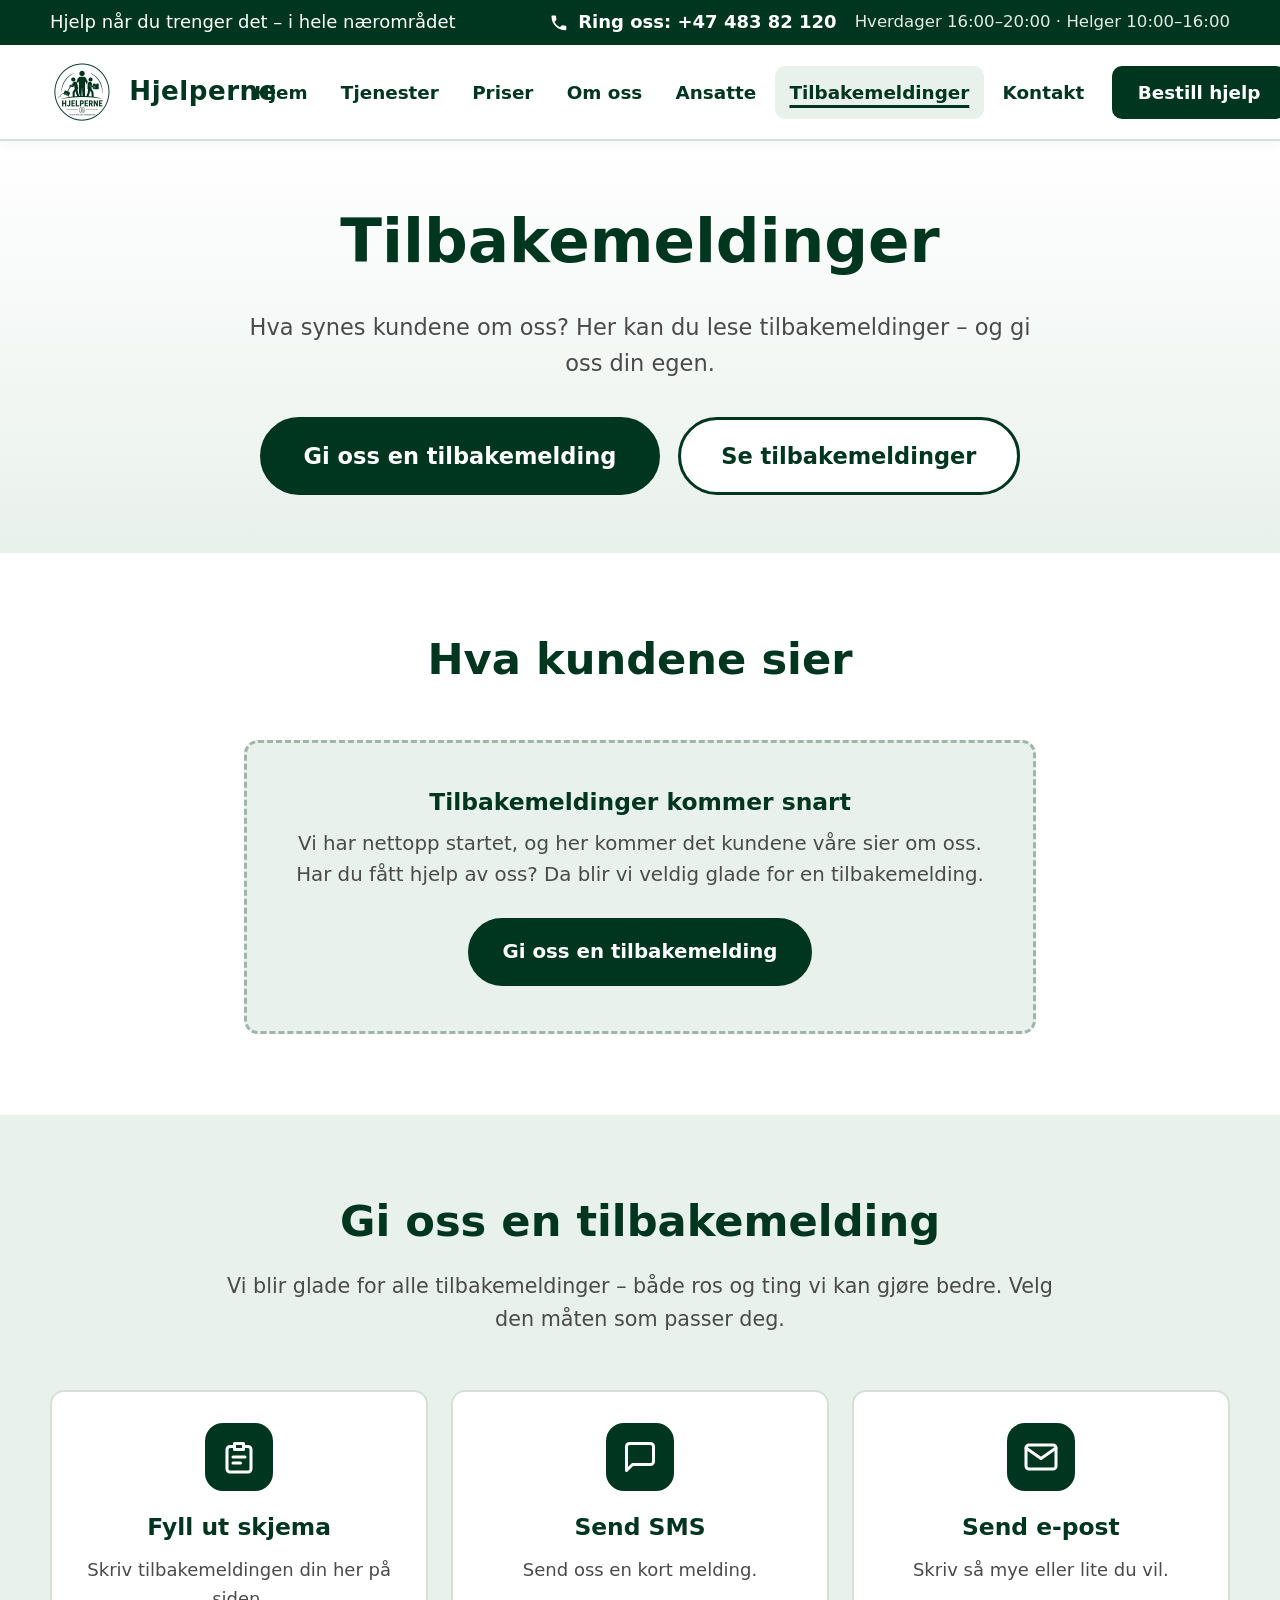
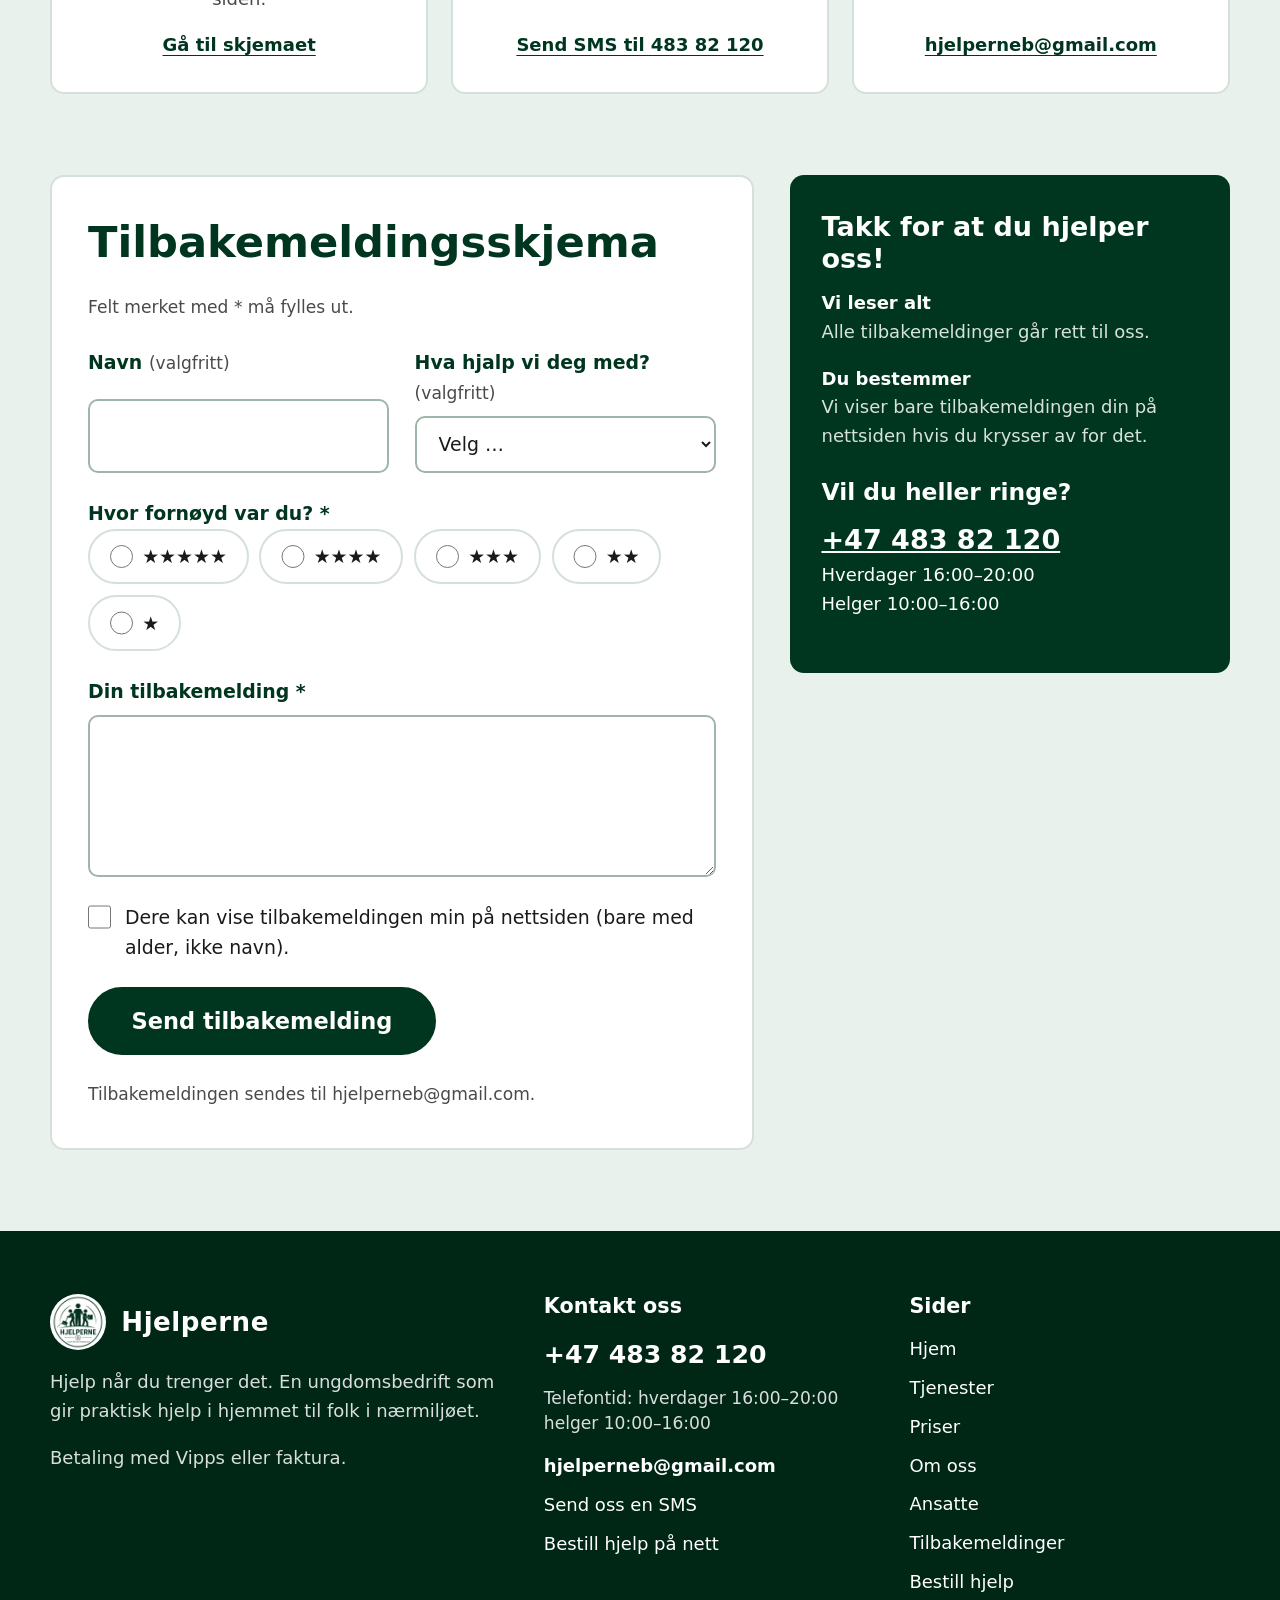
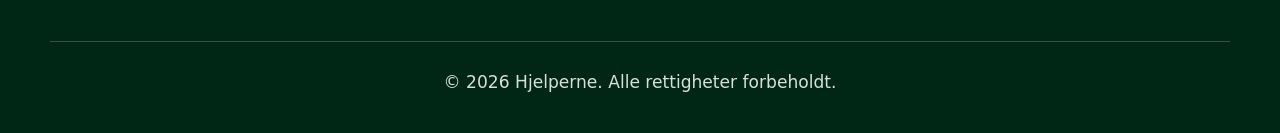
<file: tilbakemeldinger.html>
﻿<!DOCTYPE html>
<html lang="nb">
<head>
  <meta charset="UTF-8">
  <meta name="viewport" content="width=device-width, initial-scale=1.0">
  <title>Tilbakemeldinger – Hjelperne</title>
  <meta name="description" content="Les hva kundene sier om Hjelperne, og gi oss din egen tilbakemelding via skjema, e-post eller SMS.">
  <meta name="theme-color" content="#00361F">
  <link rel="icon" href="bilder/logo.jpg" type="image/jpeg">
  <link rel="stylesheet" href="styles.css?v=6">
</head>
<body>

  <a class="hopp-til-innhold" href="#hovedinnhold">Hopp til innhold</a>

  <!-- Topplinje med telefonnummer -->
  <div class="topplinje">
    <div class="innhold">
      <span>Hjelp når du trenger det – i hele nærområdet</span>
      <div class="topplinje-telefon">
        <a href="tel:+4748382120" aria-label="Ring Hjelperne på +47 483 82 120">
          <svg viewBox="0 0 24 24" fill="currentColor" aria-hidden="true"><path d="M6.6 10.8a15.1 15.1 0 0 0 6.6 6.6l2.2-2.2a1 1 0 0 1 1-.25 11.4 11.4 0 0 0 3.6.57 1 1 0 0 1 1 1V20a1 1 0 0 1-1 1A17 17 0 0 1 3 4a1 1 0 0 1 1-1h3.5a1 1 0 0 1 1 1 11.4 11.4 0 0 0 .57 3.6 1 1 0 0 1-.25 1z"/></svg>
          Ring oss: +47 483 82 120
        </a>
        <span class="telefontid">Hverdager 16:00–20:00 · Helger 10:00–16:00</span>
      </div>
    </div>
  </div>

  <!-- Header med logo og meny -->
  <header class="hode">
    <div class="innhold">
      <a class="logo" href="index.html" aria-label="Hjelperne – til forsiden">
        <img src="bilder/logo.jpg" alt="Hjelperne-logo">
        <span>Hjelperne</span>
      </a>

      <button class="meny-knapp" type="button" aria-expanded="false" aria-controls="hovedmeny">
        <svg viewBox="0 0 24 24" fill="none" stroke="currentColor" stroke-width="2.5" stroke-linecap="round" aria-hidden="true"><path d="M4 7h16M4 12h16M4 17h16"/></svg>
        Meny
      </button>

      <nav aria-label="Hovedmeny">
        <ul class="meny" id="hovedmeny">
          <li><a href="index.html">Hjem</a></li>
          <li><a href="index.html#tjenester">Tjenester</a></li>
          <li><a href="priser.html">Priser</a></li>
          <li><a href="om-oss.html">Om oss</a></li>
          <li><a href="om-oss.html#ansatte">Ansatte</a></li>
          <li><a href="tilbakemeldinger.html" aria-current="page">Tilbakemeldinger</a></li>
          <li><a href="#kontakt">Kontakt</a></li>
          <li><a class="knapp knapp--primar" href="bestill.html">Bestill hjelp</a></li>
        </ul>
      </nav>
    </div>
  </header>

  <main id="hovedinnhold">

    <section class="side-topp" aria-labelledby="side-tittel">
      <div class="innhold">
        <h1 id="side-tittel">Tilbakemeldinger</h1>
        <p class="ingress">Hva synes kundene om oss? Her kan du lese tilbakemeldinger – og gi oss din egen.</p>
        <div class="hero-handlinger">
          <a class="knapp knapp--primar knapp--stor" href="#gi-tilbakemelding">Gi oss en tilbakemelding</a>
          <a class="knapp knapp--sekundar knapp--stor" href="#se-tilbakemeldinger">Se tilbakemeldinger</a>
        </div>
      </div>
    </section>

    <!-- TILBAKEMELDINGER LEGGES INN HER
         Når dere har fått ekte tilbakemeldinger: slett <div class="tom-boks"> under,
         og lim inn denne malen inne i <div class="sitater"> – én <blockquote> per tilbakemelding:

         <blockquote class="sitat">
           <div class="stjerner" aria-label="5 av 5 stjerner">★★★★★</div>
           <p>«Selve tilbakemeldingen skrives her.»</p>
           <footer>Kunde, 78 år <span>Snømåking</span></footer>
         </blockquote>

         Bare legg inn tilbakemeldinger der kunden har sagt ja til at de kan vises. -->
    <section class="seksjon" id="se-tilbakemeldinger" aria-labelledby="sitater-tittel">
      <div class="innhold">
        <div class="seksjon-topp">
          <h2 id="sitater-tittel">Hva kundene sier</h2>
        </div>

        <div class="sitater">
          <div class="tom-boks">
            <h3>Tilbakemeldinger kommer snart</h3>
            <p>Vi har nettopp startet, og her kommer det kundene våre sier om oss. Har du fått hjelp av oss? Da blir vi veldig glade for en tilbakemelding.</p>
            <a class="knapp knapp--primar" href="#gi-tilbakemelding">Gi oss en tilbakemelding</a>
          </div>
        </div>
      </div>
    </section>

    <!-- Gi tilbakemelding -->
    <section class="seksjon seksjon--lys" id="gi-tilbakemelding" aria-labelledby="gi-tittel">
      <div class="innhold">
        <div class="seksjon-topp">
          <h2 id="gi-tittel">Gi oss en tilbakemelding</h2>
          <p>Vi blir glade for alle tilbakemeldinger – både ros og ting vi kan gjøre bedre. Velg den måten som passer deg.</p>
        </div>

        <div class="kontaktvalg">
          <a class="valg" href="#tilbakemeldingsskjema">
            <span class="kort-ikon" aria-hidden="true">
              <svg viewBox="0 0 24 24" fill="none" stroke="currentColor" stroke-width="2" stroke-linecap="round" stroke-linejoin="round"><path d="M9 3h6v4H9z"/><path d="M16 5h2a2 2 0 0 1 2 2v13a2 2 0 0 1-2 2H6a2 2 0 0 1-2-2V7a2 2 0 0 1 2-2h2"/><path d="M8 12h8M8 16h5"/></svg>
            </span>
            <span class="valg-tittel">Fyll ut skjema</span>
            <span class="valg-tekst">Skriv tilbakemeldingen din her på siden.</span>
            <span class="valg-handling">Gå til skjemaet</span>
          </a>

          <a class="valg" href="sms:+4748382120?&amp;body=Hei%20Hjelperne!%20Tilbakemelding%3A%20">
            <span class="kort-ikon" aria-hidden="true">
              <svg viewBox="0 0 24 24" fill="none" stroke="currentColor" stroke-width="2" stroke-linecap="round" stroke-linejoin="round"><path d="M21 15a2 2 0 0 1-2 2H7l-4 4V5a2 2 0 0 1 2-2h14a2 2 0 0 1 2 2z"/></svg>
            </span>
            <span class="valg-tittel">Send SMS</span>
            <span class="valg-tekst">Send oss en kort melding.</span>
            <span class="valg-handling">Send SMS til 483 82 120</span>
          </a>

          <a class="valg" href="mailto:hjelperneb@gmail.com?subject=Tilbakemelding&amp;body=Hei%20Hjelperne!%0A%0A">
            <span class="kort-ikon" aria-hidden="true">
              <svg viewBox="0 0 24 24" fill="none" stroke="currentColor" stroke-width="2" stroke-linecap="round" stroke-linejoin="round"><rect x="2" y="4" width="20" height="16" rx="2"/><path d="m22 6-10 7L2 6"/></svg>
            </span>
            <span class="valg-tittel">Send e-post</span>
            <span class="valg-tekst">Skriv så mye eller lite du vil.</span>
            <span class="valg-handling">hjelperneb@gmail.com</span>
          </a>
        </div>
      </div>
    </section>

    <!-- Tilbakemeldingsskjema – sendes til hjelperneb@gmail.com via FormSubmit -->
    <section class="seksjon seksjon--lys seksjon--uten-topp" id="tilbakemeldingsskjema" aria-labelledby="skjema-tittel">
      <div class="innhold skjema-oppsett">
        <form class="skjema" action="https://formsubmit.co/hjelperneb@gmail.com" method="POST">
          <h2 id="skjema-tittel">Tilbakemeldingsskjema</h2>
          <p class="skjema-hjelp">Felt merket med * må fylles ut.</p>

          <input type="hidden" name="_subject" value="Ny tilbakemelding fra nettsiden">
          <input type="hidden" name="_template" value="table">
          <input type="hidden" name="_captcha" value="false">
          <input type="hidden" name="_next" value="">
          <input class="honning" type="text" name="_honey" tabindex="-1" autocomplete="off" aria-hidden="true">

          <div class="felt-par">
            <div class="felt">
              <label for="navn">Navn <span class="valgfritt">(valgfritt)</span></label>
              <input id="navn" name="Navn" type="text" autocomplete="name">
            </div>
            <div class="felt">
              <label for="tjeneste">Hva hjalp vi deg med? <span class="valgfritt">(valgfritt)</span></label>
              <select id="tjeneste" name="Tjeneste">
                <option value="">Velg …</option>
                <option>Snømåking og strøing</option>
                <option>Mathandling</option>
                <option>Bærehjelp</option>
                <option>Flyttehjelp</option>
                <option>Hage og utearbeid</option>
                <option>Noe annet</option>
              </select>
            </div>
          </div>

          <fieldset>
            <legend>Hvor fornøyd var du? *</legend>
            <div class="radio-valg">
              <label><input type="radio" name="Vurdering" value="5 av 5" aria-label="5 av 5 stjerner" required> ★★★★★</label>
              <label><input type="radio" name="Vurdering" value="4 av 5" aria-label="4 av 5 stjerner"> ★★★★</label>
              <label><input type="radio" name="Vurdering" value="3 av 5" aria-label="3 av 5 stjerner"> ★★★</label>
              <label><input type="radio" name="Vurdering" value="2 av 5" aria-label="2 av 5 stjerner"> ★★</label>
              <label><input type="radio" name="Vurdering" value="1 av 5" aria-label="1 av 5 stjerner"> ★</label>
            </div>
          </fieldset>

          <div class="felt">
            <label for="melding">Din tilbakemelding *</label>
            <textarea id="melding" name="Tilbakemelding" required></textarea>
          </div>

          <label class="avkrysning">
            <input type="checkbox" name="Kan publiseres" value="Ja">
            Dere kan vise tilbakemeldingen min på nettsiden (bare med alder, ikke navn).
          </label>

          <button class="knapp knapp--primar knapp--stor" type="submit">Send tilbakemelding</button>
          <p class="skjema-hjelp">Tilbakemeldingen sendes til hjelperneb@gmail.com.</p>
        </form>

        <aside class="side-info" aria-labelledby="info-tittel">
          <h2 id="info-tittel">Takk for at du hjelper oss!</h2>
          <ul>
            <li>
              <strong>Vi leser alt</strong>
              <span>Alle tilbakemeldinger går rett til oss.</span>
            </li>
            <li>
              <strong>Du bestemmer</strong>
              <span>Vi viser bare tilbakemeldingen din på nettsiden hvis du krysser av for det.</span>
            </li>
          </ul>
          <h3>Vil du heller ringe?</h3>
          <p><a class="telefon-stor" href="tel:+4748382120">+47 483 82 120</a><br>Hverdager 16:00–20:00<br>Helger 10:00–16:00</p>
        </aside>
      </div>
    </section>

  </main>

  <!-- Bunntekst -->
  <footer class="bunn" id="kontakt">
    <div class="innhold">
      <div class="bunn-rutenett">
        <div>
          <a class="logo" href="index.html">
            <img src="bilder/logo.jpg" alt="">
            <span>Hjelperne</span>
          </a>
          <p>Hjelp når du trenger det. En ungdomsbedrift som gir praktisk hjelp i hjemmet til folk i nærmiljøet.</p>
          <p>Betaling med Vipps eller faktura.</p>
        </div>

        <div>
          <h3>Kontakt oss</h3>
          <ul>
            <li><a class="telefon-stor" href="tel:+4748382120">+47 483 82 120</a></li>
            <li class="bunn-tid">Telefontid: hverdager 16:00–20:00<br>helger 10:00–16:00</li>
            <li><a class="bunn-epost" href="mailto:hjelperneb@gmail.com">hjelperneb@gmail.com</a></li>
            <li><a href="sms:+4748382120">Send oss en SMS</a></li>
            <li><a href="bestill.html">Bestill hjelp på nett</a></li>
          </ul>
        </div>

        <div>
          <h3>Sider</h3>
          <ul>
            <li><a href="index.html">Hjem</a></li>
            <li><a href="index.html#tjenester">Tjenester</a></li>
            <li><a href="priser.html">Priser</a></li>
            <li><a href="om-oss.html">Om oss</a></li>
            <li><a href="om-oss.html#ansatte">Ansatte</a></li>
            <li><a href="tilbakemeldinger.html">Tilbakemeldinger</a></li>
            <li><a href="bestill.html">Bestill hjelp</a></li>
          </ul>
        </div>
      </div>

      <div class="bunn-linje">
        &copy; <span id="aar">2026</span> Hjelperne. Alle rettigheter forbeholdt.
      </div>
    </div>
  </footer>

  <!-- Fast ring-knapp som alltid er synlig på mobil -->
  <a class="knapp knapp--primar ring-fast" href="tel:+4748382120">
    <svg viewBox="0 0 24 24" fill="currentColor" aria-hidden="true"><path d="M6.6 10.8a15.1 15.1 0 0 0 6.6 6.6l2.2-2.2a1 1 0 0 1 1-.25 11.4 11.4 0 0 0 3.6.57 1 1 0 0 1 1 1V20a1 1 0 0 1-1 1A17 17 0 0 1 3 4a1 1 0 0 1 1-1h3.5a1 1 0 0 1 1 1 11.4 11.4 0 0 0 .57 3.6 1 1 0 0 1-.25 1z"/></svg>
    Ring 483 82 120
  </a>

  <script src="script.js?v=5"></script>
</body>
</html>
</file>
<file: styles.css>
/* ==========================================================================
   Hjelperne – felles stilark
   Farger: Mørkegrønn #00361F  |  Hvit #FFFFFF
   Designet for god lesbarhet: store skrifter, høy kontrast, store knapper.
   ========================================================================== */

:root {
  --gronn: #00361f;
  --gronn-mork: #002616;
  --gronn-lys: #e9f1ec;
  --hvit: #ffffff;
  --tekst: #1a1a1a;
  --tekst-dempet: #4a4a4a;
  --kant: #d6e0da;

  --font: "Segoe UI", system-ui, -apple-system, Roboto, "Helvetica Neue", Arial, sans-serif;

  --radius: 14px;
  --skygge: 0 6px 24px rgba(0, 54, 31, 0.12);
  --maks-bredde: 1180px;
}

*,
*::before,
*::after {
  box-sizing: border-box;
}

html {
  scroll-behavior: smooth;
  font-size: 112.5%; /* 18px grunnstørrelse – lettere å lese */
}

@media (prefers-reduced-motion: reduce) {
  html {
    scroll-behavior: auto;
  }
  *,
  *::before,
  *::after {
    transition: none !important;
    animation: none !important;
  }
}

body {
  margin: 0;
  font-family: var(--font);
  color: var(--tekst);
  background: var(--hvit);
  line-height: 1.6;
}

img {
  max-width: 100%;
  height: auto;
  display: block;
}

a {
  color: var(--gronn);
}

a:focus-visible,
button:focus-visible {
  outline: 4px solid #f5b400;
  outline-offset: 3px;
}

h1,
h2,
h3 {
  color: var(--gronn);
  line-height: 1.2;
  margin: 0 0 0.5em;
}

h1 {
  font-size: clamp(2.2rem, 5vw, 3.4rem);
  font-weight: 800;
}

h2 {
  font-size: clamp(1.7rem, 3.5vw, 2.4rem);
  font-weight: 700;
}

h3 {
  font-size: 1.3rem;
  font-weight: 700;
}

p {
  margin: 0 0 1em;
}

.innhold {
  width: min(100% - 2.5rem, var(--maks-bredde));
  margin-inline: auto;
}

.seksjon {
  padding: 4.5rem 0;
}

.seksjon--lys {
  background: var(--gronn-lys);
}

.seksjon--uten-topp {
  padding-top: 0;
}

.seksjon--gronn {
  background: var(--gronn);
  color: var(--hvit);
}

.seksjon--gronn h2,
.seksjon--gronn h3,
.seksjon--gronn a:not(.knapp) {
  color: var(--hvit);
}

.seksjon-topp {
  text-align: center;
  max-width: 48rem;
  margin: 0 auto 3rem;
}

.seksjon-topp p {
  font-size: 1.15rem;
  color: var(--tekst-dempet);
}

.seksjon--gronn .seksjon-topp p {
  color: rgba(255, 255, 255, 0.85);
}

/* --------------------------------------------------------------------------
   Hopp til innhold (tilgjengelighet)
   -------------------------------------------------------------------------- */
.hopp-til-innhold {
  position: absolute;
  left: -999px;
  top: 0;
  background: var(--gronn);
  color: var(--hvit);
  padding: 0.75rem 1.25rem;
  z-index: 1000;
  font-weight: 700;
}

.hopp-til-innhold:focus {
  left: 1rem;
  top: 1rem;
}

/* --------------------------------------------------------------------------
   Knapper
   -------------------------------------------------------------------------- */
.knapp {
  display: inline-flex;
  align-items: center;
  justify-content: center;
  gap: 0.6rem;
  min-height: 3.4rem;
  padding: 0.85rem 1.75rem;
  border-radius: 999px;
  font-size: 1.1rem;
  font-weight: 700;
  text-decoration: none;
  border: 3px solid transparent;
  cursor: pointer;
  transition: background 0.2s, color 0.2s, transform 0.15s, box-shadow 0.2s;
  font-family: inherit;
}

.knapp:hover {
  transform: translateY(-2px);
  box-shadow: var(--skygge);
}

.knapp--primar {
  background: var(--gronn);
  color: var(--hvit);
  border-color: var(--gronn);
}

.knapp--primar:hover {
  background: var(--gronn-mork);
  border-color: var(--gronn-mork);
}

.knapp--sekundar {
  background: var(--hvit);
  color: var(--gronn);
  border-color: var(--gronn);
}

.knapp--sekundar:hover {
  background: var(--gronn-lys);
}

.knapp--hvit {
  background: var(--hvit);
  color: var(--gronn);
  border-color: var(--hvit);
}

.knapp--hvit:hover {
  background: var(--gronn-lys);
}

.knapp--omriss-hvit {
  background: transparent;
  color: var(--hvit);
  border-color: var(--hvit);
}

.knapp--omriss-hvit:hover {
  background: rgba(255, 255, 255, 0.12);
}

.knapp--stor {
  font-size: 1.25rem;
  padding: 1rem 2.25rem;
}

.knapp svg {
  width: 1.3em;
  height: 1.3em;
  flex: none;
}

/* --------------------------------------------------------------------------
   Topplinje med telefonnummer
   -------------------------------------------------------------------------- */
.topplinje {
  background: var(--gronn);
  color: var(--hvit);
  font-size: 1rem;
  padding: 0.45rem 0;
}

.topplinje .innhold {
  display: flex;
  justify-content: space-between;
  align-items: center;
  gap: 1rem;
  flex-wrap: wrap;
}

.topplinje a {
  color: var(--hvit);
  font-weight: 700;
  text-decoration: none;
  display: inline-flex;
  align-items: center;
  gap: 0.5rem;
}

.topplinje a:hover {
  text-decoration: underline;
}

.topplinje svg {
  width: 1.1em;
  height: 1.1em;
}

.topplinje-telefon {
  display: flex;
  align-items: center;
  flex-wrap: wrap;
  gap: 0.25rem 1rem;
}

.topplinje .telefontid {
  font-size: 0.92rem;
  opacity: 0.9;
}

@media (max-width: 600px) {
  .topplinje .innhold {
    justify-content: center;
  }

  .topplinje .innhold > span {
    display: none;
  }

  .topplinje-telefon {
    flex-direction: column;
    gap: 0.1rem;
    text-align: center;
  }
}

/* --------------------------------------------------------------------------
   Header / navigasjon
   -------------------------------------------------------------------------- */
.hode {
  position: sticky;
  top: 0;
  z-index: 100;
  background: var(--hvit);
  border-bottom: 2px solid var(--kant);
  box-shadow: 0 2px 12px rgba(0, 0, 0, 0.05);
}

.hode .innhold {
  display: flex;
  align-items: center;
  justify-content: space-between;
  gap: 1.5rem;
  min-height: 5.25rem;
}

.logo {
  display: inline-flex;
  align-items: center;
  gap: 0.85rem;
  text-decoration: none;
  color: var(--gronn);
  font-weight: 800;
  font-size: 1.45rem;
  letter-spacing: 0.02em;
}

.logo img {
  width: 64px;
  height: 64px;
  border-radius: 50%;
}

.meny {
  display: flex;
  align-items: center;
  gap: 0.25rem;
  list-style: none;
  margin: 0;
  padding: 0;
}

.meny a {
  display: block;
  padding: 0.65rem 0.8rem;
  border-radius: 10px;
  font-size: 1.02rem;
  font-weight: 600;
  text-decoration: none;
  color: var(--gronn);
  white-space: nowrap;
  transition: background 0.2s;
}

.meny a:hover {
  background: var(--gronn-lys);
}

.meny a[aria-current="page"] {
  background: var(--gronn-lys);
  text-decoration: underline;
  text-underline-offset: 6px;
  text-decoration-thickness: 3px;
}

.meny .knapp {
  margin-left: 0.5rem;
  min-height: 2.9rem;
  padding: 0.5rem 1.25rem;
  font-size: 1.02rem;
  color: var(--hvit);
  background: var(--gronn);
}

.meny .knapp:hover,
.meny .knapp[aria-current="page"] {
  transform: none;
  background: var(--gronn-mork);
}

.hode-telefon {
  display: none;
}

.meny-knapp {
  display: none;
  align-items: center;
  gap: 0.5rem;
  background: var(--hvit);
  border: 3px solid var(--gronn);
  color: var(--gronn);
  border-radius: 10px;
  padding: 0.5rem 0.9rem;
  font-size: 1.05rem;
  font-weight: 700;
  font-family: inherit;
  cursor: pointer;
}

.meny-knapp svg {
  width: 1.5rem;
  height: 1.5rem;
}

@media (max-width: 1100px) {
  .meny-knapp {
    display: inline-flex;
  }

  .meny {
    display: none;
    position: absolute;
    left: 0;
    right: 0;
    top: 100%;
    flex-direction: column;
    align-items: stretch;
    gap: 0.25rem;
    background: var(--hvit);
    border-bottom: 2px solid var(--kant);
    box-shadow: 0 12px 24px rgba(0, 0, 0, 0.08);
    padding: 0.75rem 1.25rem 1.25rem;
  }

  .meny.er-apen {
    display: flex;
  }

  .meny a {
    font-size: 1.2rem;
    padding: 0.9rem 1rem;
  }

  .meny .knapp {
    margin: 0.5rem 0 0;
  }

  .logo span {
    display: none;
  }
}

/* --------------------------------------------------------------------------
   Hero
   -------------------------------------------------------------------------- */
.hero {
  background: linear-gradient(180deg, var(--hvit) 0%, var(--gronn-lys) 100%);
  padding: 4rem 0 4.5rem;
}

.hero .innhold {
  display: grid;
  grid-template-columns: 1.15fr 0.85fr;
  gap: 3rem;
  align-items: center;
}

.hero-tekst p.ingress {
  font-size: 1.3rem;
  color: var(--tekst-dempet);
  max-width: 36rem;
}

.hero-handlinger {
  display: flex;
  flex-wrap: wrap;
  gap: 1rem;
  margin: 2rem 0 1.5rem;
}

.hero-telefon {
  display: flex;
  align-items: center;
  gap: 0.75rem;
  margin-bottom: 0;
  font-size: 1.15rem;
  color: var(--tekst-dempet);
}

.hero-telefon a {
  font-size: 1.5rem;
  font-weight: 800;
  color: var(--gronn);
  text-decoration: none;
  white-space: nowrap;
}

.hero-telefon a:hover {
  text-decoration: underline;
}

.hero-telefontid {
  margin: 0.25rem 0 0;
  font-size: 1rem;
  color: var(--tekst-dempet);
}

.hero-bilde {
  display: flex;
  justify-content: center;
}

.hero-bilde img {
  width: min(100%, 420px);
  border-radius: 50%;
  box-shadow: var(--skygge);
  background: var(--hvit);
}

.stikkord {
  display: flex;
  flex-wrap: wrap;
  gap: 0.6rem;
  list-style: none;
  padding: 0;
  margin: 1.5rem 0 0;
}

.stikkord li {
  display: inline-flex;
  align-items: center;
  gap: 0.45rem;
  background: var(--hvit);
  border: 2px solid var(--kant);
  color: var(--gronn);
  border-radius: 999px;
  padding: 0.35rem 0.9rem;
  font-weight: 600;
  font-size: 0.98rem;
}

.stikkord svg {
  width: 1.1em;
  height: 1.1em;
}

@media (max-width: 900px) {
  .hero .innhold {
    grid-template-columns: 1fr;
    text-align: center;
  }

  .hero-tekst p.ingress {
    margin-inline: auto;
  }

  .hero-handlinger,
  .stikkord {
    justify-content: center;
  }

  .hero-bilde {
    order: -1;
  }

  .hero-bilde img {
    width: min(70%, 300px);
  }
}

@media (max-width: 600px) {
  .hero-handlinger .knapp {
    width: 100%;
  }

  .hero-telefon {
    flex-direction: column;
    gap: 0.25rem;
    width: 100%;
  }

  .hero-telefontid {
    text-align: center;
  }
}

/* --------------------------------------------------------------------------
   Telefon-banner (stor, tydelig)
   -------------------------------------------------------------------------- */
.ring-banner {
  background: var(--gronn);
  color: var(--hvit);
  padding: 2rem 0;
}

.ring-banner .innhold {
  display: flex;
  flex-wrap: wrap;
  justify-content: center;
  align-items: center;
  gap: 1rem 2.5rem;
  text-align: center;
}

.ring-banner p {
  margin: 0;
  font-size: 1.3rem;
  font-weight: 600;
}

.ring-banner a.telefon {
  display: inline-flex;
  align-items: center;
  gap: 0.75rem;
  color: var(--hvit);
  font-size: clamp(1.8rem, 4vw, 2.6rem);
  font-weight: 800;
  text-decoration: none;
  letter-spacing: 0.02em;
  white-space: nowrap;
}

.ring-banner a.telefon:hover {
  text-decoration: underline;
}

.ring-banner svg {
  width: 1em;
  height: 1em;
}

.ring-banner .ring-banner-tid {
  flex-basis: 100%;
  font-size: 1.15rem;
  font-weight: 400;
  line-height: 1.5;
}

.ring-banner .ring-banner-tid strong {
  font-weight: 700;
}

/* --------------------------------------------------------------------------
   Tjenester
   -------------------------------------------------------------------------- */
.kort-rutenett {
  display: grid;
  grid-template-columns: repeat(auto-fit, minmax(300px, 1fr));
  gap: 1.5rem;
}

.kort {
  background: var(--hvit);
  border: 2px solid var(--kant);
  border-radius: var(--radius);
  padding: 2rem 1.75rem;
  transition: transform 0.2s, box-shadow 0.2s, border-color 0.2s;
}

.kort:hover {
  transform: translateY(-4px);
  box-shadow: var(--skygge);
  border-color: var(--gronn);
}

.kort-ikon {
  width: 68px;
  height: 68px;
  border-radius: 18px;
  background: var(--gronn);
  color: var(--hvit);
  display: grid;
  place-items: center;
  margin-bottom: 1.25rem;
}

.kort-ikon svg {
  width: 36px;
  height: 36px;
}

.kort p {
  color: var(--tekst-dempet);
  margin: 0;
}

.kort .merknad {
  margin-top: 1rem;
  padding: 0.7rem 0.9rem;
  border-left: 4px solid var(--gronn);
  background: var(--gronn-lys);
  border-radius: 0 8px 8px 0;
  color: var(--tekst);
  font-size: 0.98rem;
}

.kort--fremhevet {
  background: var(--gronn);
  border-color: var(--gronn);
  color: var(--hvit);
}

.kort--fremhevet h3,
.kort--fremhevet p {
  color: var(--hvit);
}

.kort--fremhevet .kort-ikon {
  background: var(--hvit);
  color: var(--gronn);
}

.kort--fremhevet .knapp {
  margin-top: 1.25rem;
}

/* --------------------------------------------------------------------------
   Slik fungerer det
   -------------------------------------------------------------------------- */
.steg {
  display: grid;
  grid-template-columns: repeat(auto-fit, minmax(260px, 1fr));
  gap: 2rem;
  counter-reset: steg;
  list-style: none;
  padding: 0;
  margin: 0;
}

.steg li {
  position: relative;
  background: var(--hvit);
  border-radius: var(--radius);
  padding: 2.25rem 1.75rem 2rem;
  border: 2px solid var(--kant);
  text-align: center;
}

.steg-nummer {
  width: 3.4rem;
  height: 3.4rem;
  border-radius: 50%;
  background: var(--gronn);
  color: var(--hvit);
  font-size: 1.5rem;
  font-weight: 800;
  display: grid;
  place-items: center;
  margin: 0 auto 1rem;
}

.steg p {
  color: var(--tekst-dempet);
  margin: 0;
}

/* --------------------------------------------------------------------------
   Vi i arbeid
   -------------------------------------------------------------------------- */
.arbeid {
  display: grid;
  grid-template-columns: minmax(0, 0.9fr) minmax(0, 1.1fr);
  gap: 3.5rem;
  align-items: center;
}

.arbeid-bilde img {
  width: 100%;
  max-width: 460px;
  margin-inline: auto;
  border-radius: var(--radius);
  box-shadow: var(--skygge);
}

.arbeid-bilde {
  margin: 0;
}

.arbeid-bilde figcaption {
  margin-top: 0.85rem;
  text-align: center;
  font-size: 1.05rem;
  font-style: italic;
  color: var(--tekst-dempet);
}

.arbeid-tekst p {
  font-size: 1.15rem;
  color: var(--tekst-dempet);
}

.arbeid-tekst .hero-handlinger {
  margin-bottom: 0;
}

@media (max-width: 900px) {
  .arbeid {
    grid-template-columns: minmax(0, 1fr);
    gap: 2rem;
    text-align: center;
  }

  .arbeid-bilde img {
    max-width: 380px;
  }

  .arbeid-tekst .hero-handlinger {
    justify-content: center;
  }
}

/* --------------------------------------------------------------------------
   Hvorfor velge oss
   -------------------------------------------------------------------------- */
.fordeler {
  display: grid;
  grid-template-columns: repeat(auto-fit, minmax(240px, 1fr));
  gap: 1.5rem 2rem;
  list-style: none;
  padding: 0;
  margin: 0;
}

.fordeler li {
  display: flex;
  gap: 1rem;
  align-items: flex-start;
}

.fordeler svg {
  flex: none;
  width: 2rem;
  height: 2rem;
  padding: 0.35rem;
  border-radius: 50%;
  background: var(--hvit);
  color: var(--gronn);
}

.fordeler strong {
  display: block;
  font-size: 1.15rem;
  margin-bottom: 0.2rem;
}

.fordeler p {
  margin: 0;
  color: rgba(255, 255, 255, 0.85);
}

/* --------------------------------------------------------------------------
   Tilbakemeldinger
   -------------------------------------------------------------------------- */
.sitater {
  display: grid;
  grid-template-columns: repeat(auto-fit, minmax(280px, 1fr));
  gap: 1.5rem;
}

.sitat {
  background: var(--hvit);
  border-radius: var(--radius);
  border: 2px solid var(--kant);
  padding: 2rem 1.75rem;
  margin: 0;
  display: flex;
  flex-direction: column;
  gap: 1rem;
}

.sitat .stjerner {
  color: #f5b400;
  font-size: 1.3rem;
  letter-spacing: 0.1em;
}

.sitat p {
  font-size: 1.1rem;
  margin: 0;
  flex: 1;
}

.sitat footer {
  font-weight: 700;
  color: var(--gronn);
}

.sitat footer span {
  display: block;
  font-weight: 400;
  color: var(--tekst-dempet);
  font-size: 0.95rem;
}

.tom-boks {
  grid-column: 1 / -1;
  max-width: 44rem;
  margin: 0 auto;
  padding: 2.5rem 2rem;
  text-align: center;
  background: var(--gronn-lys);
  border: 3px dashed #9fb5a8;
  border-radius: var(--radius);
}

.tom-boks p {
  font-size: 1.1rem;
  color: var(--tekst-dempet);
  margin-bottom: 1.5rem;
}

.senter {
  text-align: center;
  margin-top: 2.5rem;
}

/* --------------------------------------------------------------------------
   Avslutning / kontakt-CTA
   -------------------------------------------------------------------------- */
.cta .innhold {
  text-align: center;
  max-width: 50rem;
}

.cta p {
  font-size: 1.25rem;
}

.cta-handlinger {
  display: flex;
  flex-wrap: wrap;
  justify-content: center;
  gap: 1rem;
  margin-top: 2rem;
}

.cta .cta-tid {
  margin: 1.5rem 0 0;
  font-size: 1.05rem;
  color: rgba(255, 255, 255, 0.85);
}

/* --------------------------------------------------------------------------
   Bunntekst
   -------------------------------------------------------------------------- */
.bunn {
  background: var(--gronn-mork);
  color: rgba(255, 255, 255, 0.85);
  padding: 3.5rem 0 2rem;
  font-size: 1rem;
}

.bunn-rutenett {
  display: grid;
  grid-template-columns: 1.4fr 1fr 1fr;
  gap: 2.5rem;
  margin-bottom: 2.5rem;
}

.bunn h3 {
  color: var(--hvit);
  font-size: 1.15rem;
  margin-bottom: 0.9rem;
}

.bunn a {
  color: var(--hvit);
  text-decoration: none;
}

.bunn a:hover {
  text-decoration: underline;
}

.bunn ul {
  list-style: none;
  padding: 0;
  margin: 0;
  display: grid;
  gap: 0.55rem;
}

.bunn .logo {
  color: var(--hvit);
  margin-bottom: 1rem;
}

.bunn .logo img {
  width: 56px;
  height: 56px;
}

.bunn .telefon-stor {
  font-size: 1.4rem;
  font-weight: 800;
  white-space: nowrap;
}

.bunn .bunn-tid {
  font-size: 0.95rem;
  line-height: 1.5;
  margin-bottom: 0.3rem;
}

.bunn .bunn-epost {
  font-weight: 700;
  word-break: break-all;
}

.cta .cta-tid a {
  color: var(--hvit);
  font-weight: 700;
  text-decoration: underline;
  text-underline-offset: 3px;
}

.bunn-linje {
  border-top: 1px solid rgba(255, 255, 255, 0.2);
  padding-top: 1.5rem;
  text-align: center;
  font-size: 0.95rem;
}

@media (max-width: 800px) {
  .bunn-rutenett {
    grid-template-columns: 1fr;
    gap: 2rem;
  }
}

/* --------------------------------------------------------------------------
   Fast ring-knapp på mobil
   -------------------------------------------------------------------------- */
.ring-fast {
  display: none;
}

@media (max-width: 700px) {
  .ring-fast {
    position: fixed;
    left: 1rem;
    right: 1rem;
    bottom: 1rem;
    z-index: 200;
    display: inline-flex;
    box-shadow: 0 8px 24px rgba(0, 0, 0, 0.25);
  }

  body {
    padding-bottom: 5.5rem;
  }
}

/* --------------------------------------------------------------------------
   Møt hjelperne (lenke til ansatte-siden)
   -------------------------------------------------------------------------- */
.ansatte-boks {
  display: grid;
  grid-template-columns: auto 1fr auto;
  align-items: center;
  gap: 2rem;
  background: var(--hvit);
  border: 2px solid var(--kant);
  border-radius: var(--radius);
  padding: 2rem 2.25rem;
}

.ansatte-ikon {
  width: 84px;
  height: 84px;
  border-radius: 50%;
  background: var(--gronn);
  color: var(--hvit);
  display: grid;
  place-items: center;
  flex: none;
}

.ansatte-ikon svg {
  width: 44px;
  height: 44px;
}

.ansatte-boks h2 {
  margin-bottom: 0.3rem;
}

.ansatte-boks p {
  margin: 0;
  color: var(--tekst-dempet);
  font-size: 1.1rem;
}

@media (max-width: 800px) {
  .ansatte-boks {
    grid-template-columns: 1fr;
    text-align: center;
    justify-items: center;
  }
}

/* --------------------------------------------------------------------------
   Ankerlenker – plass til den faste menyen øverst
   -------------------------------------------------------------------------- */
[id] {
  scroll-margin-top: 6.5rem;
}

/* --------------------------------------------------------------------------
   Undersider – toppfelt
   -------------------------------------------------------------------------- */
.side-topp {
  background: linear-gradient(180deg, var(--hvit) 0%, var(--gronn-lys) 100%);
  padding: 3.5rem 0 3.25rem;
  text-align: center;
}

.side-topp .ingress {
  font-size: 1.25rem;
  color: var(--tekst-dempet);
  max-width: 44rem;
  margin: 0 auto;
}

.side-topp .hero-handlinger {
  justify-content: center;
  margin-bottom: 0;
}

.side-topp-ikon {
  width: 84px;
  height: 84px;
  border-radius: 50%;
  background: var(--gronn);
  color: var(--hvit);
  display: grid;
  place-items: center;
  margin: 0 auto 1.25rem;
}

.side-topp-ikon svg {
  width: 44px;
  height: 44px;
}

@media (max-width: 600px) {
  .side-topp .hero-handlinger .knapp {
    width: 100%;
  }
}

/* --------------------------------------------------------------------------
   Infoboks
   -------------------------------------------------------------------------- */
.infoboks {
  max-width: 48rem;
  margin: 0 auto 3rem;
  padding: 1.25rem 1.5rem;
  border-left: 6px solid var(--gronn);
  background: var(--gronn-lys);
  border-radius: 0 var(--radius) var(--radius) 0;
  font-size: 1.1rem;
}

.infoboks p:last-child {
  margin-bottom: 0;
}

/* --------------------------------------------------------------------------
   Priser
   -------------------------------------------------------------------------- */
.pris-kort {
  display: flex;
  flex-direction: column;
}

.pris-kort .pris {
  margin-top: auto;
  padding-top: 1.25rem;
  border-top: 2px solid var(--kant);
  color: var(--gronn);
  font-size: 1.5rem;
  font-weight: 800;
}

.pris-kort .pris-beskrivelse {
  margin-bottom: 1.25rem;
}

.pris-kort .pris small {
  display: block;
  font-size: 0.95rem;
  font-weight: 400;
  color: var(--tekst-dempet);
}

/* --------------------------------------------------------------------------
   Om oss
   -------------------------------------------------------------------------- */
.to-kolonner {
  display: grid;
  grid-template-columns: 1.2fr 0.8fr;
  gap: 3rem;
  align-items: center;
}

.to-kolonner .tekst p {
  font-size: 1.15rem;
}

.to-kolonner .bilde img {
  width: min(100%, 360px);
  margin-inline: auto;
  border-radius: 50%;
  box-shadow: var(--skygge);
}

@media (max-width: 900px) {
  .to-kolonner {
    grid-template-columns: 1fr;
  }

  .to-kolonner .bilde {
    order: -1;
  }

  .to-kolonner .bilde img {
    width: min(70%, 280px);
  }
}

.ansatte-felles {
  max-width: 56rem;
  margin: 0 auto;
}

.ansatte-bilde {
  width: 100%;
  border-radius: var(--radius);
  box-shadow: var(--skygge);
}

.ansatte-navn {
  display: grid;
  grid-template-columns: repeat(2, minmax(0, 1fr));
  gap: 1.25rem;
  margin-top: 1.25rem;
}

.navnekort {
  background: var(--hvit);
  border: 2px solid var(--kant);
  border-radius: var(--radius);
  padding: 1.25rem 1.5rem;
}

.navnekort--hoyre {
  text-align: right;
}

.navnekort-plassering {
  display: inline-block;
  margin-bottom: 0.5rem;
  padding: 0.2rem 0.85rem;
  border-radius: 999px;
  background: var(--gronn-lys);
  color: var(--gronn);
  font-size: 0.95rem;
  font-weight: 700;
}

.navnekort h3 {
  margin-bottom: 0.15rem;
  font-size: 1.4rem;
}

.navnekort p {
  margin: 0;
  color: var(--tekst-dempet);
}

.navnekort .navnekort-rolle {
  margin-bottom: 0.2rem;
  color: var(--gronn);
  font-weight: 700;
}

.ansatte-tekst {
  max-width: 44rem;
  margin: 2rem auto 0;
  text-align: center;
}

.ansatte-tekst p {
  font-size: 1.15rem;
}

.ansatte-tekst p:last-child {
  margin-bottom: 0;
}

@media (max-width: 600px) {
  .ansatte-navn {
    grid-template-columns: minmax(0, 1fr);
  }

  .navnekort--hoyre {
    text-align: left;
  }
}

.fakta {
  display: grid;
  grid-template-columns: repeat(auto-fit, minmax(220px, 1fr));
  gap: 1.25rem;
  margin: 0;
}

.fakta div {
  background: var(--hvit);
  border: 2px solid var(--kant);
  border-radius: var(--radius);
  padding: 1.5rem;
  text-align: center;
}

.fakta dt {
  font-weight: 700;
  color: var(--tekst-dempet);
}

.fakta dd {
  margin: 0.3rem 0 0;
  font-size: 1.35rem;
  font-weight: 800;
  color: var(--gronn);
}

/* --------------------------------------------------------------------------
   Kontaktvalg (skjema / ring / SMS / e-post)
   -------------------------------------------------------------------------- */
.kontaktvalg {
  display: grid;
  grid-template-columns: repeat(auto-fit, minmax(230px, 1fr));
  gap: 1.25rem;
}

.valg {
  display: flex;
  flex-direction: column;
  align-items: center;
  gap: 0.5rem;
  text-align: center;
  background: var(--hvit);
  border: 2px solid var(--kant);
  border-radius: var(--radius);
  padding: 1.75rem 1.25rem;
  color: var(--tekst);
  text-decoration: none;
  transition: transform 0.2s, box-shadow 0.2s, border-color 0.2s;
}

.valg:hover {
  transform: translateY(-4px);
  box-shadow: var(--skygge);
  border-color: var(--gronn);
}

.valg .kort-ikon {
  margin-bottom: 0.5rem;
}

.valg-tittel {
  font-size: 1.3rem;
  font-weight: 700;
  color: var(--gronn);
}

.valg-tekst {
  color: var(--tekst-dempet);
}

.valg-handling {
  margin-top: auto;
  padding-top: 0.5rem;
  font-weight: 700;
  color: var(--gronn);
  text-decoration: underline;
  text-underline-offset: 4px;
}

/* --------------------------------------------------------------------------
   Skjema
   -------------------------------------------------------------------------- */
.skjema-oppsett {
  display: grid;
  grid-template-columns: 1.6fr 1fr;
  gap: 2rem;
  align-items: start;
}

.skjema {
  background: var(--hvit);
  border: 2px solid var(--kant);
  border-radius: var(--radius);
  padding: 2.25rem 2rem;
  display: grid;
  gap: 1.4rem;
}

.skjema h2 {
  margin-bottom: 0;
  font-size: clamp(1.5rem, 6vw, 2.4rem);
  overflow-wrap: break-word;
}

.felt {
  display: grid;
  gap: 0.45rem;
}

.felt-par {
  display: grid;
  grid-template-columns: 1fr 1fr;
  gap: 1.4rem;
}

.skjema label,
.skjema legend {
  font-weight: 700;
  color: var(--gronn);
  font-size: 1.05rem;
  padding: 0;
}

.valgfritt {
  font-weight: 400;
  color: var(--tekst-dempet);
  font-size: 0.95rem;
}

.skjema input[type="text"],
.skjema input[type="tel"],
.skjema input[type="email"],
.skjema select,
.skjema textarea {
  width: 100%;
  min-height: 3.2rem;
  padding: 0.75rem 1rem;
  font: inherit;
  font-size: 1.05rem;
  color: var(--tekst);
  background: var(--hvit);
  border: 2px solid #9fb5a8;
  border-radius: 10px;
}

.skjema textarea {
  min-height: 9rem;
  resize: vertical;
}

.skjema input:focus-visible,
.skjema select:focus-visible,
.skjema textarea:focus-visible {
  outline: 4px solid #f5b400;
  outline-offset: 2px;
  border-color: var(--gronn);
}

.skjema fieldset {
  border: 0;
  margin: 0;
  padding: 0;
  display: grid;
  gap: 0.6rem;
}

.radio-valg {
  display: flex;
  flex-wrap: wrap;
  gap: 0.6rem;
}

.skjema .radio-valg label {
  display: inline-flex;
  align-items: center;
  gap: 0.5rem;
  padding: 0.6rem 1.1rem;
  border: 2px solid var(--kant);
  border-radius: 999px;
  font-weight: 600;
  color: var(--tekst);
  cursor: pointer;
}

.skjema .radio-valg label:has(input:checked) {
  border-color: var(--gronn);
  background: var(--gronn-lys);
}

.radio-valg input,
.avkrysning input {
  width: 1.3rem;
  height: 1.3rem;
  margin: 0;
  flex: none;
  accent-color: var(--gronn);
}

.skjema .avkrysning {
  display: flex;
  align-items: flex-start;
  gap: 0.75rem;
  font-weight: 400;
  color: var(--tekst);
  cursor: pointer;
}

.avkrysning input {
  margin-top: 0.2rem;
}

.skjema-hjelp {
  margin: 0;
  font-size: 0.95rem;
  color: var(--tekst-dempet);
}

.skjema .knapp {
  justify-self: start;
}

.honning {
  position: absolute;
  left: -9999px;
}

.side-info {
  position: sticky;
  top: 7rem;
  background: var(--gronn);
  color: var(--hvit);
  border-radius: var(--radius);
  padding: 2rem 1.75rem;
}

.side-info h2,
.side-info h3,
.side-info a {
  color: var(--hvit);
}

.side-info h2 {
  font-size: 1.5rem;
}

.side-info ul {
  list-style: none;
  padding: 0;
  margin: 0 0 1.5rem;
  display: grid;
  gap: 1rem;
}

.side-info li strong {
  display: block;
}

.side-info li span {
  color: rgba(255, 255, 255, 0.85);
}

.side-info .telefon-stor {
  font-size: 1.5rem;
  font-weight: 800;
  white-space: nowrap;
}

.skjema-oppsett > *,
.felt {
  min-width: 0;
}

@media (max-width: 900px) {
  .skjema-oppsett {
    grid-template-columns: minmax(0, 1fr);
  }

  .side-info {
    position: static;
  }
}

@media (max-width: 600px) {
  .skjema {
    padding: 1.75rem 1.25rem;
  }

  .felt-par {
    grid-template-columns: minmax(0, 1fr);
  }

  .skjema .knapp {
    width: 100%;
  }
}
</file>
